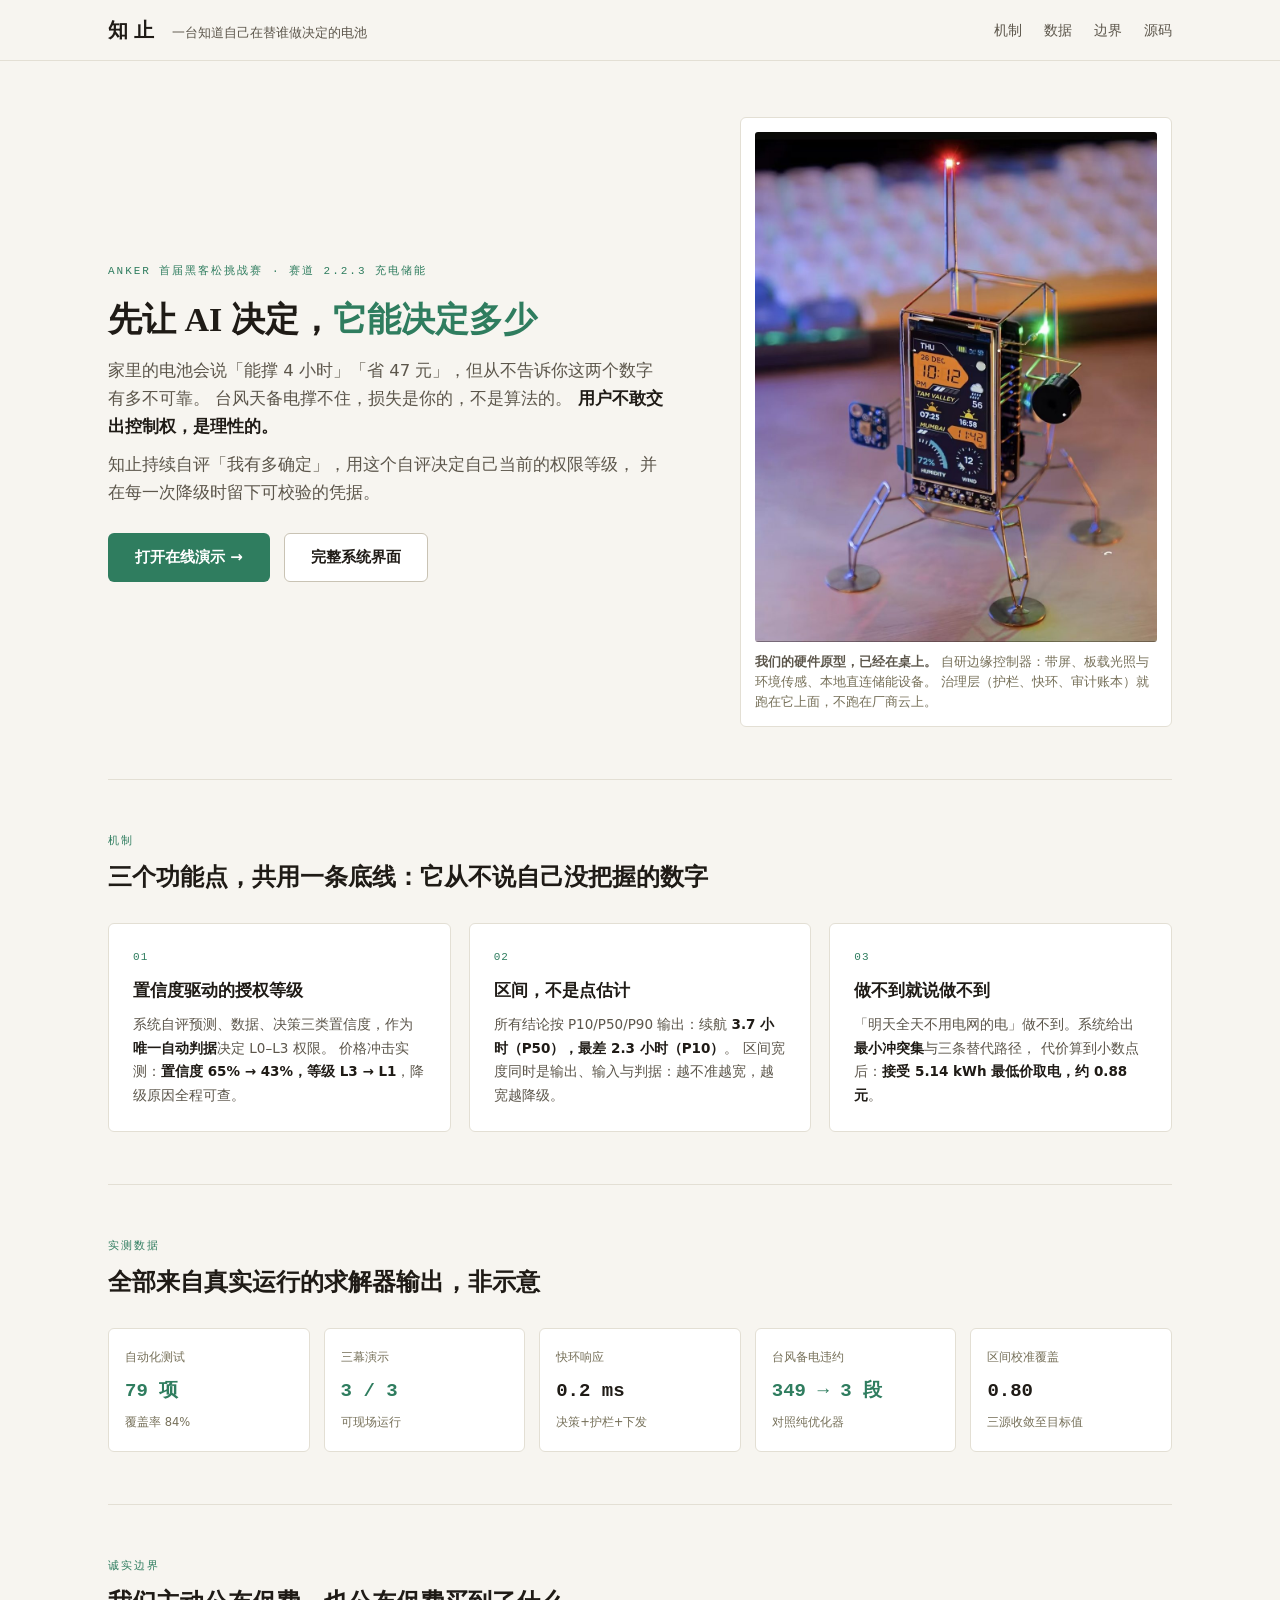
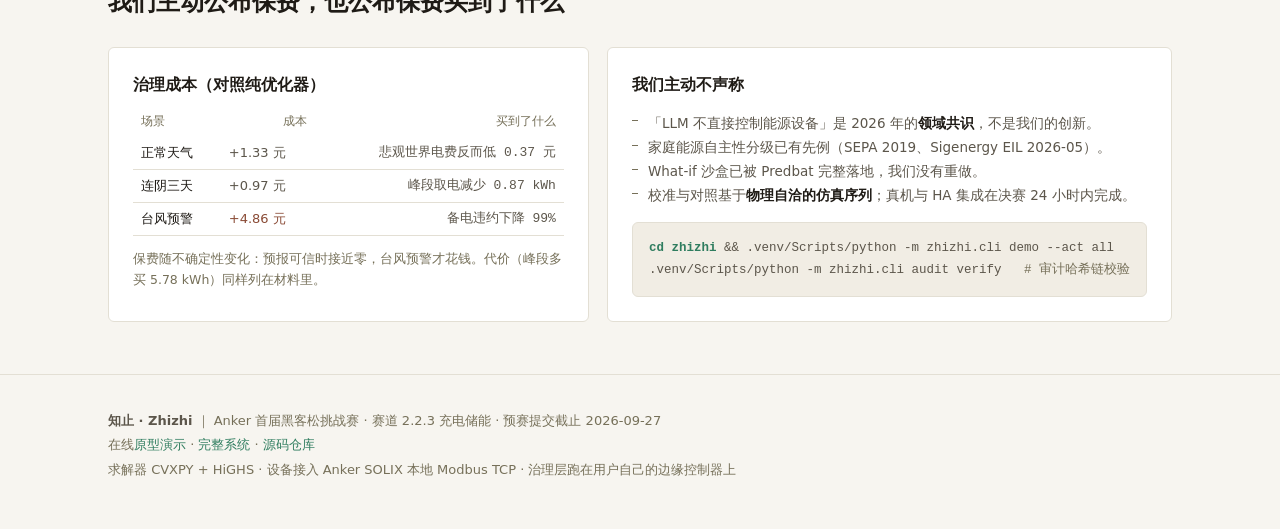
<file: index.html>
<!DOCTYPE html>
<html lang="zh-CN">
<head>
<meta charset="UTF-8">
<meta name="viewport" content="width=device-width, initial-scale=1.0">
<title>知止 · 一台知道自己在替谁做决定的电池</title>
<meta name="description" content="Anker 首届黑客松挑战赛 · 赛道 2.2.3 充电储能 —— 知止：给家庭能源 AI 装上可验证的刹车与凭据。">
<style>
  /* =====================================================================
     知止 · 落地页（纸墨编辑风）
     依据：产品生态图谱《01-UI视觉设计 A 规格》+《风格库深挖 01-极简风》
     主风格：极简（白纸墨字）≥70%；点缀：衬线中文标题（国风 ≤30%）
     色相 ≤3：墨（中性）/ 墨绿（强调）/ 金褐（次强调，仅数据表）
     ===================================================================== */
  :root{
    --bg:#F7F5F0;          /* 暖纸白 */
    --paper:#FFFFFF;       /* 卡片白 */
    --surface-2:#F1EDE4;   /* 浅纸灰 */
    --line:#E3DFD4;        /* 淡墨线 */
    --line-strong:#C9C3B4;
    --ink:#1F1B16;         /* 浓墨 */
    --ink-2:#5C564B;       /* 次墨 */
    --ink-3:#767059;       /* 淡墨（辅助小字） */
    --green:#2F7D5F;       /* 墨绿：唯一强调色 */
    --green-dim:#EAF2EE;   /* 墨绿浅底 */
    --brown:#8A4B36;       /* 金褐：次强调（仅用于代价/警示数字） */
    --serif:"Noto Serif SC","Source Han Serif SC","STSong","SimSun",serif;
    --sans:system-ui,-apple-system,"Segoe UI","PingFang SC","Hiragino Sans GB","Microsoft YaHei",sans-serif;
    --mono:ui-monospace,"Cascadia Mono",Consolas,"Liberation Mono",monospace;
  }
  *{box-sizing:border-box;margin:0;padding:0}
  html{scroll-behavior:smooth}
  body{
    background:var(--bg);color:var(--ink);font-family:var(--sans);
    font-size:16px;line-height:1.7;-webkit-font-smoothing:antialiased;
  }
  .wrap{max-width:1120px;margin:0 auto;padding:0 28px}

  /* ---- 顶栏 ---- */
  header{border-bottom:1px solid var(--line);background:var(--bg)}
  .bar{display:flex;align-items:center;justify-content:space-between;gap:20px;height:60px}
  .brand{display:flex;align-items:baseline;gap:12px}
  .brand h1{font-family:var(--serif);font-size:20px;font-weight:600;letter-spacing:.3em}
  .brand .tag{font-size:12.5px;color:var(--ink-2)}
  .bar nav{display:flex;gap:22px;font-size:13.5px}
  .bar nav a{color:var(--ink-2);text-decoration:none}
  .bar nav a:hover{color:var(--green)}

  /* ---- 首屏：痛点 + 硬件 + 演示入口 ---- */
  .hero{display:grid;grid-template-columns:1.15fr .85fr;gap:48px;padding:56px 0 52px;align-items:center}
  .kicker{font-family:var(--mono);font-size:11px;letter-spacing:.18em;color:var(--green);margin-bottom:16px}
  .hero h2{font-family:var(--serif);font-size:34px;font-weight:600;line-height:1.35;margin-bottom:14px}
  .hero h2 em{font-style:normal;color:var(--green)}
  .pain{font-size:16.5px;color:var(--ink-2);max-width:560px;margin-bottom:10px}
  .pain b{color:var(--ink);font-weight:600}
  .cta{display:flex;gap:14px;margin-top:26px;flex-wrap:wrap}
  .btn{display:inline-block;padding:11px 26px;border-radius:6px;font-size:15px;font-weight:600;text-decoration:none;border:1px solid transparent}
  .btn.primary{background:var(--green);color:#fff}
  .btn.primary:hover{background:#276A50}
  .btn.ghost{background:var(--paper);color:var(--ink);border-color:var(--line-strong)}
  .btn.ghost:hover{border-color:var(--ink-2)}
  .fig{background:var(--paper);border:1px solid var(--line);border-radius:6px;padding:14px}
  .fig img{display:block;width:100%;height:auto;border-radius:3px}
  .fig figcaption{font-size:12.5px;color:var(--ink-3);margin-top:10px;line-height:1.6}
  .fig figcaption b{color:var(--ink-2);font-weight:600}

  /* ---- 区块通用 ---- */
  section{padding:52px 0;border-top:1px solid var(--line)}
  .sec-head{margin-bottom:28px}
  .sec-head .kicker{margin-bottom:10px}
  .sec-head h3{font-family:var(--serif);font-size:24px;font-weight:600;line-height:1.4}
  .sec-head p{color:var(--ink-2);font-size:14.5px;margin-top:6px;max-width:720px}

  /* ---- 三个机制 ---- */
  .mech{display:grid;grid-template-columns:repeat(3,1fr);gap:18px}
  .mech .card{background:var(--paper);border:1px solid var(--line);border-radius:6px;padding:24px}
  .mech .no{font-family:var(--mono);font-size:11px;letter-spacing:.1em;color:var(--green);margin-bottom:12px}
  .mech h4{font-size:17px;font-weight:600;margin-bottom:10px;line-height:1.45}
  .mech p{font-size:13.5px;color:var(--ink-2);line-height:1.75}
  .mech p b{color:var(--ink);font-weight:600}

  /* ---- 数据条 ---- */
  .facts{display:grid;grid-template-columns:repeat(5,1fr);gap:14px}
  .fact{background:var(--paper);border:1px solid var(--line);border-radius:6px;padding:18px 16px}
  .fact .k{font-size:12px;color:var(--ink-3);margin-bottom:8px}
  .fact .v{font-family:var(--mono);font-size:19px;font-weight:700;color:var(--ink)}
  .fact .v.g{color:var(--green)}
  .fact .s{font-size:11.5px;color:var(--ink-3);margin-top:6px}

  /* ---- 诚实边界 ---- */
  .ledger{display:grid;grid-template-columns:1fr 1fr;gap:18px}
  .ledger .card{background:var(--paper);border:1px solid var(--line);border-radius:6px;padding:24px}
  .ledger h4{font-size:15.5px;font-weight:600;margin-bottom:12px}
  .ledger ul{list-style:none}
  .ledger li{font-size:13.5px;color:var(--ink-2);line-height:1.8;padding-left:16px;position:relative}
  .ledger li::before{content:"";position:absolute;left:0;top:.72em;width:6px;height:1px;background:var(--ink-3)}
  .ledger li b{color:var(--ink);font-weight:600}
  .ledger .cost td{font-size:13px;padding:5px 8px;border-bottom:1px solid var(--line);color:var(--ink-2)}
  .ledger .cost td:first-child{color:var(--ink)}
  .ledger .cost td:last-child,.ledger .cost td:nth-child(3){font-family:var(--mono);text-align:right}
  .ledger .cost th{font-size:12px;color:var(--ink-3);text-align:left;padding:0 8px 6px;font-weight:400}
  .ledger .cost th:nth-child(2),.ledger .cost th:nth-child(3){text-align:right}
  pre.cmd{
    margin-top:14px;background:var(--surface-2);border:1px solid var(--line);border-radius:6px;
    padding:14px 16px;font-family:var(--mono);font-size:12.5px;color:var(--ink-2);
    overflow-x:auto;line-height:1.8;
  }
  pre.cmd b{color:var(--green);font-weight:600}

  /* ---- 页脚 ---- */
  footer{border-top:1px solid var(--line);padding:34px 0 46px;font-size:13px;color:var(--ink-3);line-height:1.9}
  footer b{color:var(--ink-2);font-weight:600}
  footer a{color:var(--green);text-decoration:none}
  footer a:hover{text-decoration:underline}

  @media(max-width:900px){
    .hero{grid-template-columns:1fr;gap:30px;padding:40px 0}
    .hero h2{font-size:27px}
    .mech,.ledger{grid-template-columns:1fr}
    .facts{grid-template-columns:repeat(2,1fr)}
    .bar nav{display:none}
  }
</style>
</head>
<body>

<header>
  <div class="wrap bar">
    <div class="brand"><h1>知止</h1><span class="tag">一台知道自己在替谁做决定的电池</span></div>
    <nav>
      <a href="#mech">机制</a><a href="#facts">数据</a><a href="#edge">边界</a>
      <a href="https://github.com/13120740298z-lang/zhizhi">源码</a>
    </nav>
  </div>
</header>

<div class="wrap">

  <!-- ① 痛点 ② 硬件 ③ 演示入口：评委首屏 -->
  <div class="hero">
    <div>
      <div class="kicker">ANKER 首届黑客松挑战赛 · 赛道 2.2.3 充电储能</div>
      <h2>先让 AI 决定，<em>它能决定多少</em></h2>
      <p class="pain">
        家里的电池会说「能撑 4 小时」「省 47 元」，但从不告诉你这两个数字有多不可靠。
        台风天备电撑不住，损失是你的，不是算法的。
        <b>用户不敢交出控制权，是理性的。</b>
      </p>
      <p class="pain">
        知止持续自评「我有多确定」，用这个自评决定自己当前的权限等级，
        并在每一次降级时留下可校验的凭据。
      </p>
      <div class="cta">
        <a class="btn primary" href="./prototype/">打开在线演示 →</a>
        <a class="btn ghost" href="./system/">完整系统界面</a>
      </div>
    </div>
    <figure class="fig">
      <img src="./assets/hardware.jpg" alt="知止边缘控制器硬件原型">
      <figcaption><b>我们的硬件原型，已经在桌上。</b>
        自研边缘控制器：带屏、板载光照与环境传感、本地直连储能设备。
        治理层（护栏、快环、审计账本）就跑在它上面，不跑在厂商云上。</figcaption>
    </figure>
  </div>

  <!-- ④ 三个机制 -->
  <section id="mech">
    <div class="sec-head">
      <div class="kicker">机制</div>
      <h3>三个功能点，共用一条底线：它从不说自己没把握的数字</h3>
    </div>
    <div class="mech">
      <div class="card">
        <div class="no">01</div>
        <h4>置信度驱动的授权等级</h4>
        <p>系统自评预测、数据、决策三类置信度，作为<b>唯一自动判据</b>决定 L0–L3 权限。
           价格冲击实测：<b>置信度 65% → 43%，等级 L3 → L1</b>，降级原因全程可查。</p>
      </div>
      <div class="card">
        <div class="no">02</div>
        <h4>区间，不是点估计</h4>
        <p>所有结论按 P10/P50/P90 输出：续航 <b>3.7 小时（P50），最差 2.3 小时（P10）</b>。
           区间宽度同时是输出、输入与判据：越不准越宽，越宽越降级。</p>
      </div>
      <div class="card">
        <div class="no">03</div>
        <h4>做不到就说做不到</h4>
        <p>「明天全天不用电网的电」做不到。系统给出<b>最小冲突集</b>与三条替代路径，
           代价算到小数点后：<b>接受 5.14 kWh 最低价取电，约 0.88 元</b>。</p>
      </div>
    </div>
  </section>

  <!-- ⑤ 数据 -->
  <section id="facts">
    <div class="sec-head">
      <div class="kicker">实测数据</div>
      <h3>全部来自真实运行的求解器输出，非示意</h3>
    </div>
    <div class="facts">
      <div class="fact"><div class="k">自动化测试</div><div class="v g">79 项</div><div class="s">覆盖率 84%</div></div>
      <div class="fact"><div class="k">三幕演示</div><div class="v g">3 / 3</div><div class="s">可现场运行</div></div>
      <div class="fact"><div class="k">快环响应</div><div class="v">0.2 ms</div><div class="s">决策+护栏+下发</div></div>
      <div class="fact"><div class="k">台风备电违约</div><div class="v g">349 → 3 段</div><div class="s">对照纯优化器</div></div>
      <div class="fact"><div class="k">区间校准覆盖</div><div class="v">0.80</div><div class="s">三源收敛至目标值</div></div>
    </div>
  </section>

  <!-- ⑥ 边界 -->
  <section id="edge">
    <div class="sec-head">
      <div class="kicker">诚实边界</div>
      <h3>我们主动公布保费，也公布保费买到了什么</h3>
    </div>
    <div class="ledger">
      <div class="card">
        <h4>治理成本（对照纯优化器）</h4>
        <table class="cost" style="width:100%;border-collapse:collapse">
          <tr><th>场景</th><th>成本</th><th>买到了什么</th></tr>
          <tr><td>正常天气</td><td>+1.33 元</td><td>悲观世界电费反而低 0.37 元</td></tr>
          <tr><td>连阴三天</td><td>+0.97 元</td><td>峰段取电减少 0.87 kWh</td></tr>
          <tr><td>台风预警</td><td style="color:var(--brown)">+4.86 元</td><td>备电违约下降 99%</td></tr>
        </table>
        <p style="font-size:12.5px;color:var(--ink-3);margin-top:12px">
          保费随不确定性变化：预报可信时接近零，台风预警才花钱。代价（峰段多买 5.78 kWh）同样列在材料里。</p>
      </div>
      <div class="card">
        <h4>我们主动不声称</h4>
        <ul>
          <li>「LLM 不直接控制能源设备」是 2026 年的<b>领域共识</b>，不是我们的创新。</li>
          <li>家庭能源自主性分级已有先例（SEPA 2019、Sigenergy EIL 2026-05）。</li>
          <li>What-if 沙盒已被 Predbat 完整落地，我们没有重做。</li>
          <li>校准与对照基于<b>物理自洽的仿真序列</b>；真机与 HA 集成在决赛 24 小时内完成。</li>
        </ul>
        <pre class="cmd"><b>cd zhizhi</b> &amp;&amp; .venv/Scripts/python -m zhizhi.cli demo --act all
.venv/Scripts/python -m zhizhi.cli audit verify   <span style="color:var(--ink-3)"># 审计哈希链校验</span></pre>
      </div>
    </div>
  </section>

</div>

<footer>
  <div class="wrap">
    <b>知止 · Zhizhi</b> ｜ Anker 首届黑客松挑战赛 · 赛道 2.2.3 充电储能 · 预赛提交截止 2026-09-27<br>
    在线<a href="./prototype/">原型演示</a> · <a href="./system/">完整系统</a> ·
    <a href="https://github.com/13120740298z-lang/zhizhi">源码仓库</a><br>
    求解器 CVXPY + HiGHS · 设备接入 Anker SOLIX 本地 Modbus TCP · 治理层跑在用户自己的边缘控制器上
  </div>
</footer>

</body>
</html>
</file>
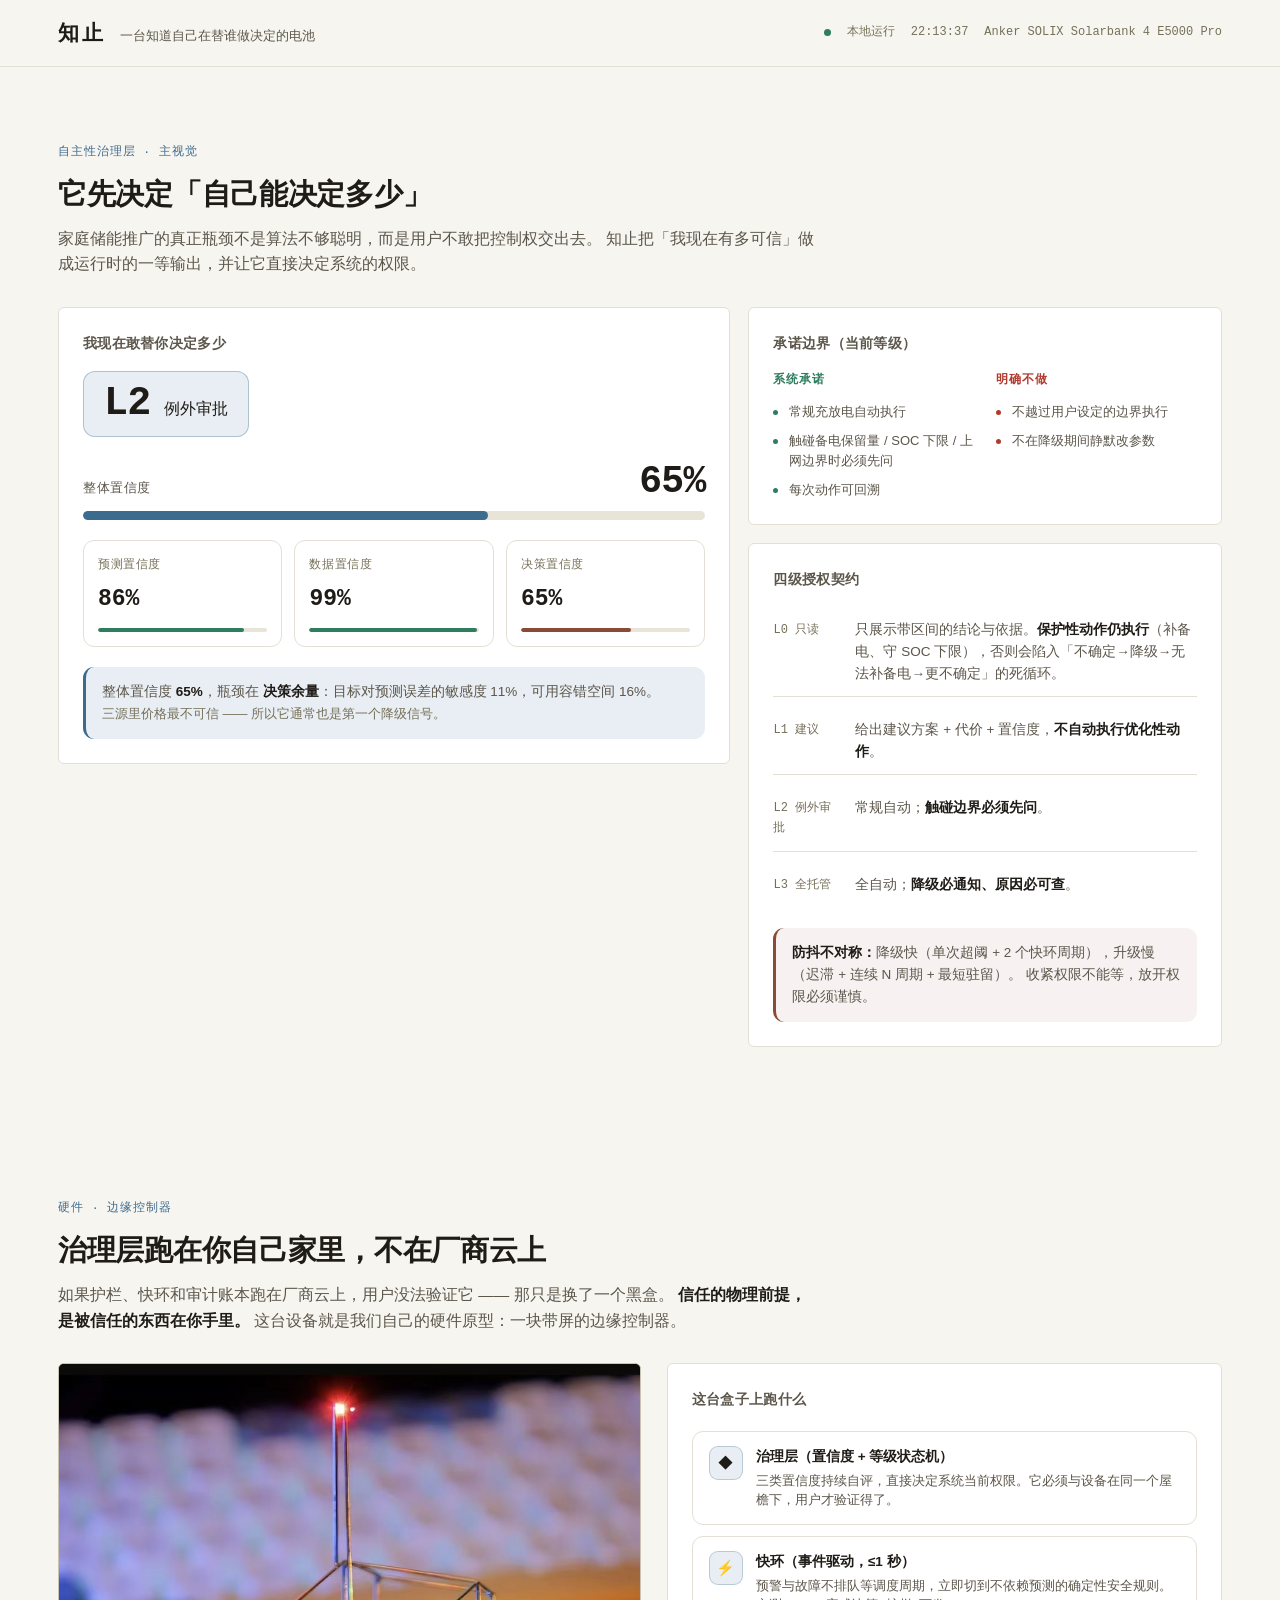
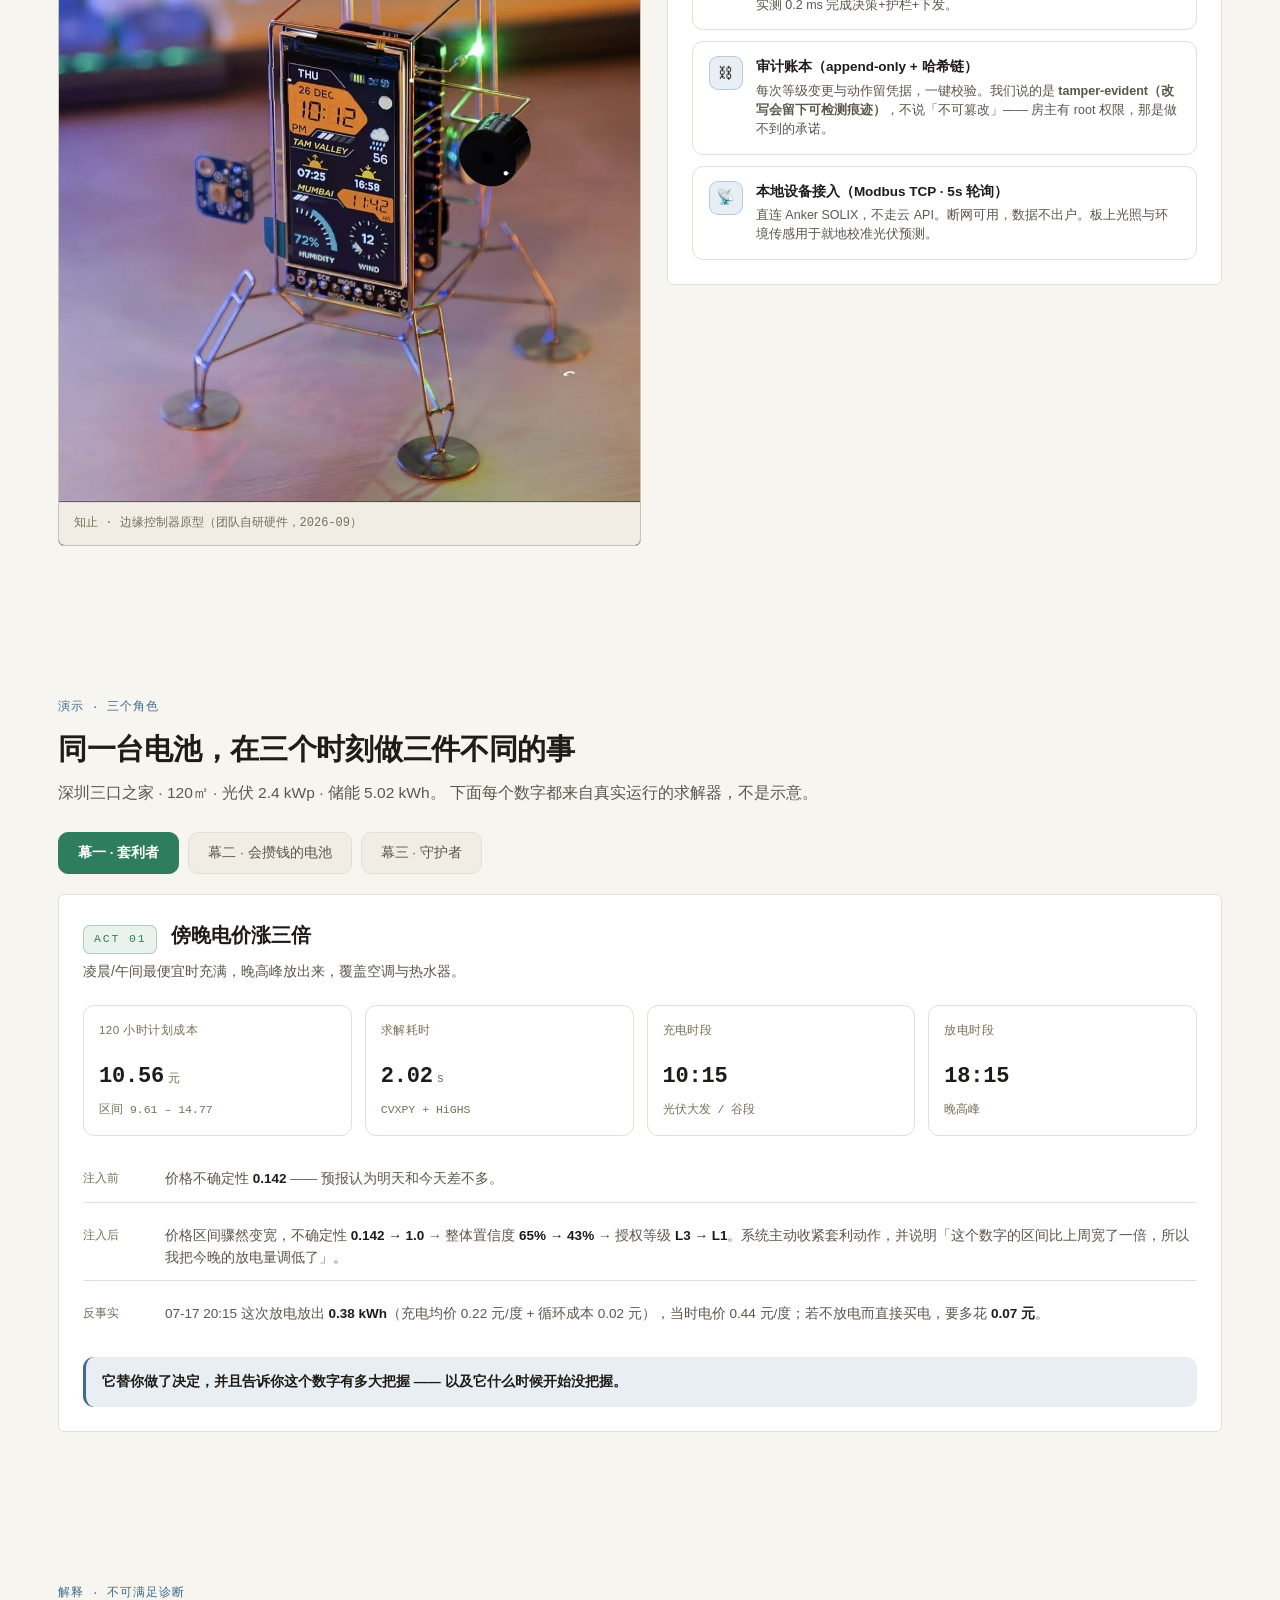
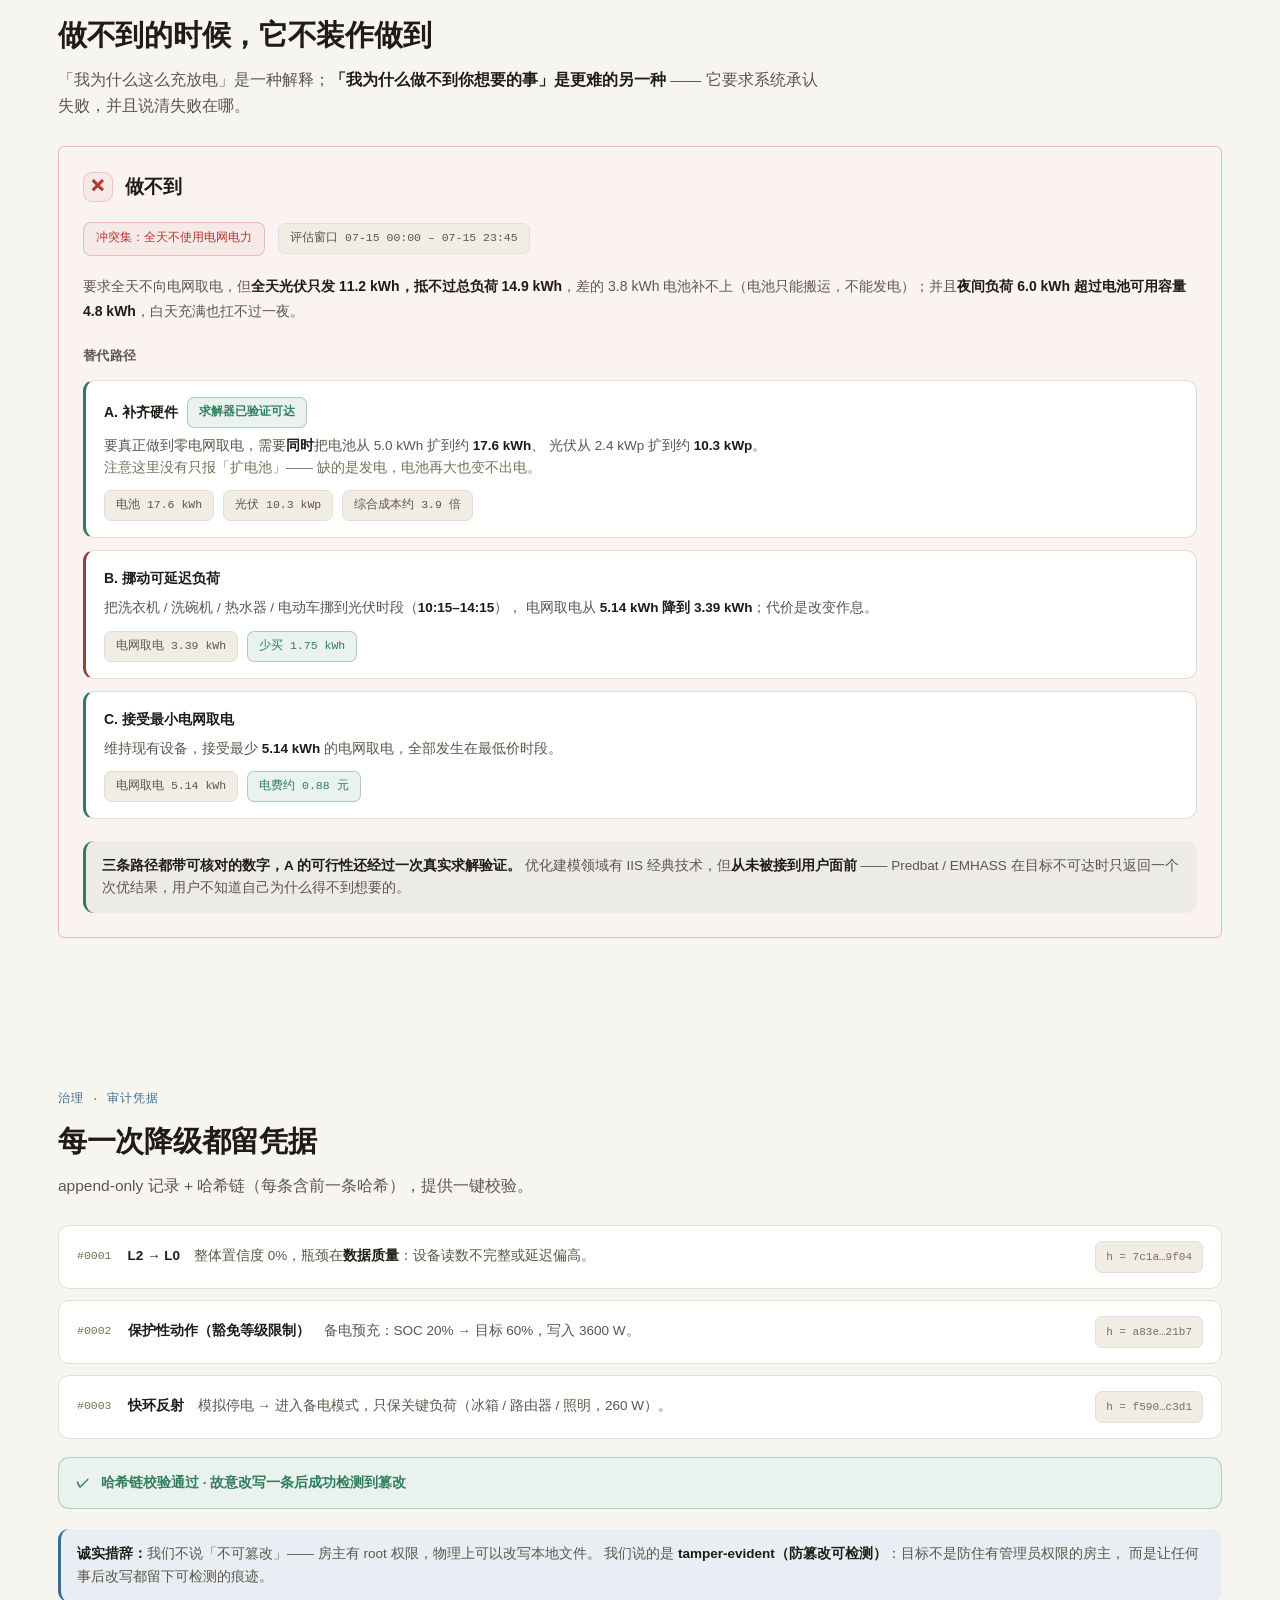
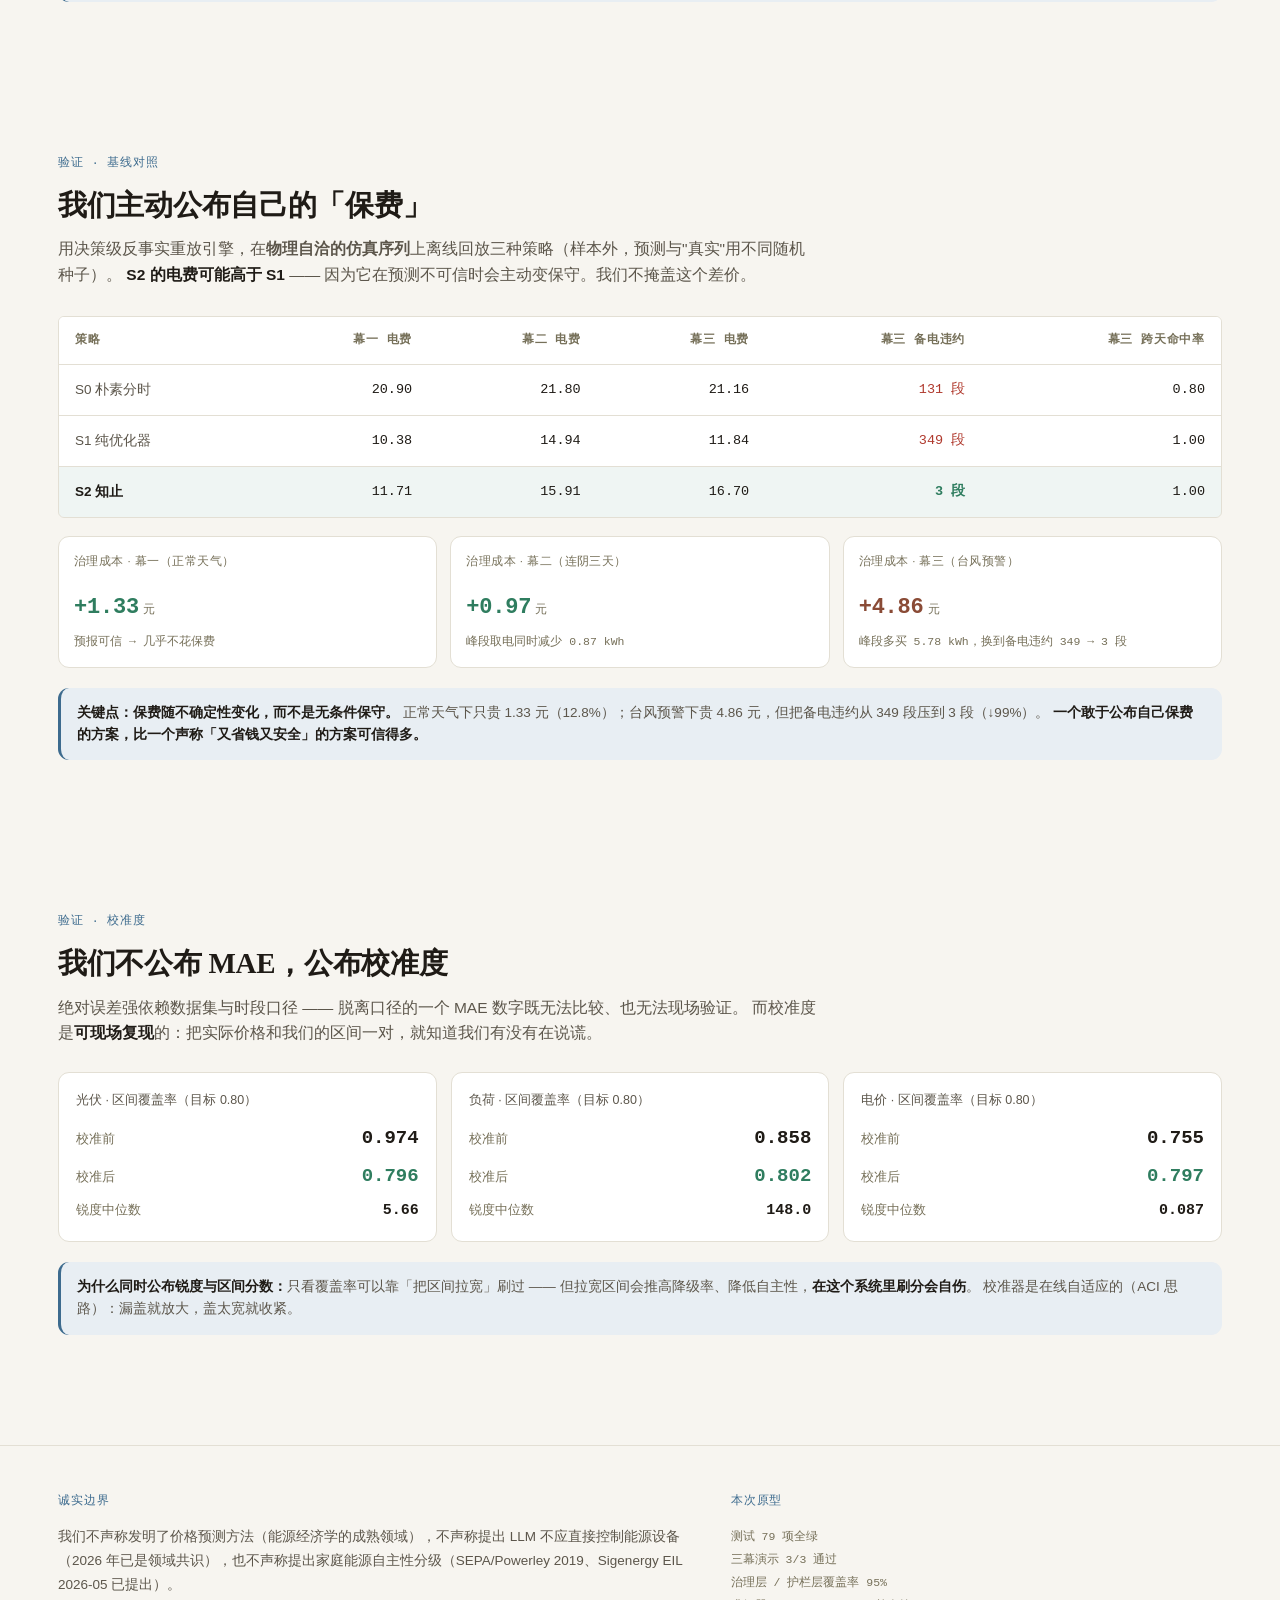
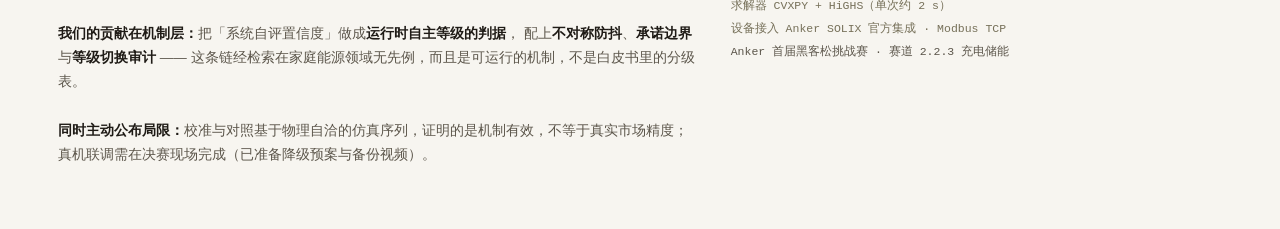
<file: prototype/index.html>
<!DOCTYPE html>
<html lang="zh-CN"><script>document.documentElement.classList.add('js')</script>
<head>
<meta charset="UTF-8">
<meta name="viewport" content="width=device-width, initial-scale=1.0">
<title>知止 · 一台知道自己在替谁做决定的电池</title>
<style>
/* =====================================================================
   知止 · 预赛原型（单文件 · 零依赖 · 断网可用）
   设计口径：像仪表盘，不像宣传页 —— 因为产品本身就是一块仪表盘。
   ===================================================================== */

:root{
  --bg:#F7F5F0;
  --bg-2:#FFFFFF;
  --surface:#FFFFFF;
  --surface-2:#F1EDE4;
  --line:#E3DFD4;
  --line-strong:#C9C3B4;
  --ink:#1F1B16;
  --ink-2:#5C564B;
  --ink-3:#767059;
  --safe:#2F7D5F;
  --safe-dim:#EAF2EE;
  --sky:#3D6B8E;
  --sky-dim:#E8EEF3;
  --warn:#8A4B36;
  --warn-dim:#F4EAE5;
  --danger:#B03A2E;
  --danger-dim:#F7E9E7;
  --violet:#5E548E;
  --radius:6px;
  --serif:"Noto Serif SC","Source Han Serif SC","STSong","SimSun",serif;
  --mono:ui-monospace,"SF Mono","Cascadia Mono","JetBrains Mono",Consolas,"Liberation Mono",monospace;
  --sans:-apple-system,BlinkMacSystemFont,"Segoe UI","PingFang SC","Hiragino Sans GB","Microsoft YaHei",sans-serif;
}

*{box-sizing:border-box;margin:0;padding:0}
html{scroll-behavior:smooth}
body{
  background:var(--bg);
  color:var(--ink);
  font-family:var(--sans);
  font-size:15px;
  line-height:1.65;
  -webkit-font-smoothing:antialiased;
  overflow-x:hidden;
}
/* 极轻的顶光，给深色面板一点纵深 */
body::before{
  content:none;
}
.wrap{position:relative;z-index:1;max-width:1220px;margin:0 auto;padding:0 28px}

/* ---------------------------------------------------------------- 顶栏 */
header{
  position:sticky;top:0;z-index:50;
  background:rgba(247,245,240,.96);
  border-bottom:1px solid var(--line);
}
.bar{display:flex;align-items:center;justify-content:space-between;gap:20px;height:66px}
.brand{display:flex;align-items:baseline;gap:13px;min-width:0}
.brand h1{font-size:21px;letter-spacing:.16em;font-weight:600}
.brand .tag{font-size:12.5px;color:var(--ink-2);white-space:nowrap;overflow:hidden;text-overflow:ellipsis}
.meta{display:flex;align-items:center;gap:16px;font-size:12px;color:var(--ink-3);font-family:var(--mono);white-space:nowrap}
.dot{width:7px;height:7px;border-radius:50%;background:var(--safe);animation:pulse 2.6s ease-in-out infinite}
@keyframes pulse{0%,100%{opacity:1}50%{opacity:.45}}

/* ---------------------------------------------------------------- 通用 */
section{padding:76px 0;scroll-margin-top:78px}
.eyebrow{
  font-size:11.5px;letter-spacing:.08em;text-transform:uppercase;
  color:var(--sky);font-family:var(--mono);margin-bottom:14px;
}
h2{font-family:var(--serif);font-size:29px;font-weight:600;letter-spacing:-.01em;margin-bottom:12px;line-height:1.3}
.lede{color:var(--ink-2);max-width:760px;font-size:15.5px}
.card{
  background:var(--surface);border:1px solid var(--line);
  border-radius:var(--radius);padding:24px;
}
.card h3{font-size:14px;font-weight:600;color:var(--ink-2);letter-spacing:.02em;margin-bottom:16px}
.grid{display:grid;gap:18px}
.mono{font-family:var(--mono);font-variant-numeric:tabular-nums}
.hl{color:var(--ink);font-weight:600}
.strong-safe{color:var(--safe)}
.strong-warn{color:var(--warn)}
.strong-danger{color:var(--danger)}
.rule{height:1px;background:var(--line);margin:34px 0}

/* 滚动显现 */
.js .reveal{opacity:0;transform:translateY(16px);transition:opacity .7s cubic-bezier(.2,.7,.3,1),transform .7s cubic-bezier(.2,.7,.3,1)}
.reveal.in{opacity:1;transform:none}

/* ---------------------------------------------------------- 授权等级 hero */
.hero{display:grid;grid-template-columns:1.42fr 1fr;gap:18px;align-items:start}
.level-badge{
  display:inline-flex;align-items:baseline;gap:14px;
  padding:12px 20px;border-radius:12px;
  background:var(--sky-dim);border:1px solid rgba(61,107,142,.34);
}
.level-badge .n{font-size:40px;font-weight:700;letter-spacing:-.02em;line-height:1;font-family:var(--mono)}
.level-badge .t{font-size:16px;color:var(--ink)}
.conf-head{display:flex;align-items:baseline;justify-content:space-between;margin:26px 0 10px}
.conf-head .k{font-size:12.5px;color:var(--ink-2);letter-spacing:.04em}
.conf-head .v{font-size:38px;font-weight:700;font-family:var(--mono);letter-spacing:-.02em;line-height:1}
.track{height:9px;border-radius:99px;background:#E9E4D8;overflow:hidden;position:relative}
.track > i{display:block;height:100%;border-radius:99px;width:0;transition:width 1.25s cubic-bezier(.2,.8,.25,1)}
.parts{display:grid;grid-template-columns:repeat(3,1fr);gap:12px;margin-top:20px}
.part{background:#FFFFFF;border:1px solid var(--line);border-radius:11px;padding:14px}
.part .k{font-size:11.5px;color:var(--ink-3);letter-spacing:.05em;margin-bottom:7px}
.part .v{font-size:23px;font-weight:700;font-family:var(--mono);margin-bottom:9px}
.part .track{height:4px}
.note{
  margin-top:20px;padding:14px 16px;border-radius:11px;font-size:13.5px;color:var(--ink-2);
  background:#E8EEF3;border-left:3px solid var(--sky);
}
.note b{color:var(--ink);font-weight:600}

.boundary{display:grid;grid-template-columns:1fr 1fr;gap:22px}
.boundary h4{font-size:12px;letter-spacing:.08em;margin-bottom:11px;font-family:var(--mono)}
.boundary ul{list-style:none;display:grid;gap:9px}
.boundary li{font-size:13px;color:var(--ink-2);padding-left:16px;position:relative;line-height:1.55}
.boundary li::before{content:"";position:absolute;left:0;top:8px;width:5px;height:5px;border-radius:50%}
.promise h4{color:var(--safe)} .promise li::before{background:var(--safe)}
.refuse h4{color:var(--danger)} .refuse li::before{background:var(--danger)}

/* ---------------------------------------------------------------- 硬件 */
.hw{display:grid;grid-template-columns:1.05fr 1fr;gap:26px;align-items:start}
.hw-shot{
  border-radius:var(--radius);overflow:hidden;border:1px solid var(--line-strong);
  background:#000;position:relative;
}
.hw-shot img{display:block;width:100%;height:auto}
.hw-shot figcaption{
  padding:11px 15px;font-size:12px;color:var(--ink-3);font-family:var(--mono);
  border-top:1px solid var(--line);background:#F1EDE4;
}
.hw-list{display:grid;gap:11px;margin-top:20px}
.hw-item{
  display:flex;gap:13px;padding:14px 16px;border-radius:11px;
  background:#FFFFFF;border:1px solid var(--line);
}
.hw-item .ico{
  flex:0 0 34px;height:34px;border-radius:9px;display:grid;place-items:center;
  font-size:15px;background:var(--sky-dim);border:1px solid rgba(61,107,142,.28);
}
.hw-item .body{min-width:0}
.hw-item .t{font-size:13.5px;font-weight:600;margin-bottom:3px}
.hw-item .d{font-size:12.5px;color:var(--ink-2);line-height:1.55}

/* ---------------------------------------------------------------- 三幕 */
.acts-tabs{display:flex;gap:9px;flex-wrap:wrap;margin-bottom:20px}
.tab{
  appearance:none;cursor:pointer;font-family:inherit;font-size:13.5px;
  padding:11px 19px;border-radius:10px;color:var(--ink-2);
  background:#F1EDE4;border:1px solid var(--line);
  transition:.22s ease;
}
.tab:hover{color:var(--ink);border-color:var(--line-strong);background:#E9E4D8}
.tab[aria-selected="true"]{
  color:#FFFFFF;background:var(--safe);border-color:var(--safe);font-weight:650;
}
.act{display:none}
.act.on{display:block;animation:fade .45s ease}
@keyframes fade{from{opacity:0;transform:translateY(9px)}to{opacity:1;transform:none}}
@media (prefers-reduced-motion: reduce){*{animation:none!important;transition:none!important;scroll-behavior:auto!important}.js .reveal{opacity:1;transform:none}}
.act-head{display:flex;align-items:baseline;gap:14px;flex-wrap:wrap;margin-bottom:6px}
.act-head .no{
  font-family:var(--mono);font-size:11.5px;letter-spacing:.16em;color:var(--safe);
  border:1px solid rgba(47,125,95,.32);background:var(--safe-dim);
  padding:4px 10px;border-radius:7px;
}
.act-head .nm{font-size:20px;font-weight:600}
.act-sub{color:var(--ink-2);font-size:14px;margin-bottom:22px}
.metrics{display:grid;grid-template-columns:repeat(4,1fr);gap:13px;margin-bottom:20px}
.metric{background:#FFFFFF;border:1px solid var(--line);border-radius:11px;padding:15px}
.metric .k{font-size:11.5px;color:var(--ink-3);letter-spacing:.04em;margin-bottom:8px;min-height:30px}
.metric .v{font-size:22px;font-weight:700;font-family:var(--mono);letter-spacing:-.01em}
.metric .v small{font-size:12px;font-weight:500;color:var(--ink-3);margin-left:4px}
.metric .u{font-size:11.5px;color:var(--ink-3);margin-top:6px;font-family:var(--mono)}
.timeline{display:grid;gap:10px}
.tl{display:flex;gap:14px;font-size:13.5px;padding:12px 0;border-bottom:1px solid var(--line)}
.tl:last-child{border-bottom:0}
.tl .t{flex:0 0 68px;font-family:var(--mono);font-size:12px;color:var(--ink-3);padding-top:2px}
.tl .b{color:var(--ink-2);line-height:1.6}
.tl .b b{color:var(--ink);font-weight:600}

/* ---------------------------------------------------------------- 诊断 */
.diag{border:1px solid rgba(176,58,46,.3);background:#FBF3F1}
.diag-title{display:flex;align-items:center;gap:12px;font-size:19px;font-weight:650;margin-bottom:8px}
.diag-x{
  width:30px;height:30px;border-radius:9px;display:grid;place-items:center;
  background:var(--danger-dim);border:1px solid rgba(248,113,113,.34);color:var(--danger);font-size:16px;
}
.chip{
  display:inline-block;font-family:var(--mono);font-size:12px;padding:6px 12px;border-radius:8px;
  background:#F7E9E7;border:1px solid rgba(176,58,46,.26);color:var(--danger);margin:12px 0;
}
.window-chip{
  display:inline-block;font-family:var(--mono);font-size:11.5px;padding:5px 11px;border-radius:7px;
  background:#F1EDE4;border:1px solid var(--line);color:var(--ink-2);margin-left:9px;
}
.why{font-size:14px;color:var(--ink-2);line-height:1.75;margin:6px 0 22px}
.why b{color:var(--ink);font-weight:600}
.alts{display:grid;gap:12px}
.alt{
  padding:16px 18px;border-radius:11px;background:#FFFFFF;
  border:1px solid var(--line);border-left:3px solid var(--ink-3);
}
.alt.ok{border-left-color:var(--safe)}
.alt.partial{border-left-color:var(--warn)}
.alt .nm{font-size:14px;font-weight:650;margin-bottom:7px;display:flex;align-items:center;gap:9px;flex-wrap:wrap}
.alt .desc{font-size:13.5px;color:var(--ink-2);line-height:1.65}
.alt .desc b{color:var(--ink);font-weight:600}
.alt .cost{margin-top:11px;display:flex;gap:9px;flex-wrap:wrap}
.pill{
  font-family:var(--mono);font-size:11.5px;padding:5px 11px;border-radius:7px;
  background:#F1EDE4;border:1px solid var(--line);color:var(--ink-2);
}
.badge-ok{background:var(--safe-dim);border-color:rgba(47,125,95,.32);color:var(--safe)}
.badge-warn{background:var(--warn-dim);border-color:rgba(138,75,54,.34);color:var(--warn)}

/* ---------------------------------------------------------------- 审计 */
.chain{display:grid;gap:0}
.link{
  display:grid;grid-template-columns:auto 1fr auto;gap:16px;align-items:center;
  padding:15px 18px;border:1px solid var(--line);border-radius:11px;background:#FFFFFF;
}
.link + .link{margin-top:11px}
.link .idx{font-family:var(--mono);font-size:11.5px;color:var(--ink-3)}
.link .txt{font-size:13.5px;color:var(--ink-2);line-height:1.55}
.link .txt b{color:var(--ink);font-weight:600}
.hash{
  font-family:var(--mono);font-size:11px;color:var(--ink-3);
  background:#F1EDE4;border:1px solid var(--line);border-radius:7px;padding:6px 10px;white-space:nowrap;
}
.verify-ok{
  display:flex;align-items:center;gap:11px;margin-top:18px;padding:14px 17px;border-radius:11px;
  background:var(--safe-dim);border:1px solid rgba(47,125,95,.32);color:var(--safe);font-size:13.5px;font-weight:600;
}

/* ---------------------------------------------------------------- 对照表 */
.table-wrap{overflow-x:auto;border:1px solid var(--line);border-radius:var(--radius);background:var(--surface)}
table{width:100%;border-collapse:collapse;font-size:13.5px;min-width:720px}
th,td{padding:14px 16px;text-align:right;border-bottom:1px solid var(--line);white-space:nowrap}
th:first-child,td:first-child{text-align:left}
thead th{
  font-size:11.5px;letter-spacing:.07em;color:var(--ink-3);font-weight:600;
  background:#FFFFFF;text-transform:uppercase;font-family:var(--mono);
}
tbody tr:last-child td{border-bottom:0}
tbody td{font-family:var(--mono);font-variant-numeric:tabular-nums}
tbody td:first-child{font-family:var(--sans);color:var(--ink-2)}
tr.s2 td{background:rgba(47,125,95,.075)}
tr.s2 td:first-child{color:var(--ink);font-weight:650}
.cell-bad{color:var(--danger)}
.cell-good{color:var(--safe);font-weight:650}

/* ---------------------------------------------------------------- 校准 */
.calib{display:grid;grid-template-columns:repeat(3,1fr);gap:14px}
.cal{background:#FFFFFF;border:1px solid var(--line);border-radius:11px;padding:17px}
.cal .k{font-size:12.5px;color:var(--ink-2);margin-bottom:12px}
.cal .row{display:flex;align-items:baseline;justify-content:space-between;font-family:var(--mono);font-size:12.5px;color:var(--ink-3);margin-top:7px}
.cal .row b{font-size:19px;color:var(--ink);font-weight:700}
.cal .row b.ok{color:var(--safe)}

/* ---------------------------------------------------------------- 页脚 */
footer{border-top:1px solid var(--line);padding:46px 0 62px;margin-top:34px}
.foot-grid{display:grid;grid-template-columns:1.3fr 1fr;gap:34px}
.honest{font-size:13.5px;color:var(--ink-2);line-height:1.8}
.honest b{color:var(--ink)}
.foot-meta{font-family:var(--mono);font-size:11.5px;color:var(--ink-3);line-height:2}

@media (max-width:1000px){
  .hero,.hw,.foot-grid{grid-template-columns:1fr}
  .metrics,.calib{grid-template-columns:repeat(2,1fr)}
  .parts{grid-template-columns:1fr}
  h2{font-size:24px}
  section{padding:56px 0}
  .wrap{padding:0 18px}
}
</style>
</head>
<body>

<header>
  <div class="wrap bar">
    <div class="brand">
      <h1>知止</h1>
      <span class="tag">一台知道自己在替谁做决定的电池</span>
    </div>
    <div class="meta">
      <span class="dot"></span>
      <span>本地运行</span>
      <span id="clock">--:--:--</span>
      <span>Anker SOLIX Solarbank 4 E5000 Pro</span>
    </div>
  </div>
</header>

<main class="wrap">

<!-- ============================================================ 授权等级 -->
<section id="hero" class="reveal">
  <div class="eyebrow">自主性治理层 · 主视觉</div>
  <h2>它先决定「自己能决定多少」</h2>
  <p class="lede">
    家庭储能推广的真正瓶颈不是算法不够聪明，而是用户不敢把控制权交出去。
    知止把「我现在有多可信」做成运行时的一等输出，并让它直接决定系统的权限。
  </p>

  <div class="grid hero" style="margin-top:30px">
    <div class="card">
      <h3>我现在敢替你决定多少</h3>
      <div class="level-badge">
        <span class="n" id="lv">L2</span>
        <span class="t" id="lv-name">例外审批</span>
      </div>

      <div class="conf-head">
        <span class="k">整体置信度</span>
        <span class="v" id="conf-total">0%</span>
      </div>
      <div class="track"><i id="bar-total" style="background:#3D6B8E"></i></div>

      <div class="parts">
        <div class="part">
          <div class="k">预测置信度</div>
          <div class="v" id="v-fc">0%</div>
          <div class="track"><i data-w="86" style="background:var(--safe)"></i></div>
        </div>
        <div class="part">
          <div class="k">数据置信度</div>
          <div class="v" id="v-data">0%</div>
          <div class="track"><i data-w="99" style="background:var(--safe)"></i></div>
        </div>
        <div class="part">
          <div class="k">决策置信度</div>
          <div class="v" id="v-dec">0%</div>
          <div class="track"><i data-w="65" style="background:var(--warn)"></i></div>
        </div>
      </div>

      <div class="note">
        整体置信度 <b>65%</b>，瓶颈在 <b>决策余量</b>：目标对预测误差的敏感度 11%，可用容错空间 16%。
        <br><span style="color:var(--ink-3);font-size:12.5px">
        三源里价格最不可信 —— 所以它通常也是第一个降级信号。</span>
      </div>
    </div>

    <div class="grid" style="grid-template-columns:1fr">
      <div class="card">
        <h3>承诺边界（当前等级）</h3>
        <div class="boundary">
          <div class="promise">
            <h4>系统承诺</h4>
            <ul>
              <li>常规充放电自动执行</li>
              <li>触碰备电保留量 / SOC 下限 / 上网边界时必须先问</li>
              <li>每次动作可回溯</li>
            </ul>
          </div>
          <div class="refuse">
            <h4>明确不做</h4>
            <ul>
              <li>不越过用户设定的边界执行</li>
              <li>不在降级期间静默改参数</li>
            </ul>
          </div>
        </div>
      </div>

      <div class="card">
        <h3>四级授权契约</h3>
        <div class="timeline">
          <div class="tl"><span class="t">L0 只读</span><span class="b">只展示带区间的结论与依据。<b>保护性动作仍执行</b>（补备电、守 SOC 下限），否则会陷入「不确定→降级→无法补备电→更不确定」的死循环。</span></div>
          <div class="tl"><span class="t">L1 建议</span><span class="b">给出建议方案 + 代价 + 置信度，<b>不自动执行优化性动作</b>。</span></div>
          <div class="tl"><span class="t">L2 例外审批</span><span class="b">常规自动；<b>触碰边界必须先问</b>。</span></div>
          <div class="tl"><span class="t">L3 全托管</span><span class="b">全自动；<b>降级必通知、原因必可查</b>。</span></div>
        </div>
        <div class="note" style="background:rgba(138,75,54,.07);border-left-color:var(--warn)">
          <b>防抖不对称：</b>降级快（单次超阈 + 2 个快环周期），升级慢（迟滞 + 连续 N 周期 + 最短驻留）。
          收紧权限不能等，放开权限必须谨慎。
        </div>
      </div>
    </div>
  </div>
</section>

<!-- ================================================================ 硬件 -->
<section id="hardware" class="reveal">
  <div class="eyebrow">硬件 · 边缘控制器</div>
  <h2>治理层跑在你自己家里，不在厂商云上</h2>
  <p class="lede">
    如果护栏、快环和审计账本跑在厂商云上，用户没法验证它 —— 那只是换了一个黑盒。
    <b style="color:var(--ink)">信任的物理前提，是被信任的东西在你手里。</b>
    这台设备就是我们自己的硬件原型：一块带屏的边缘控制器。
  </p>

  <div class="hw" style="margin-top:30px">
    <figure class="hw-shot">
      <img src="[data-uri]" alt="知止边缘控制器硬件原型：带显示屏的边缘控制器，板上集成光照传感、环境传感、蜂鸣器与状态指示灯">
      <figcaption>知止 · 边缘控制器原型（团队自研硬件，2026-09）</figcaption>
    </figure>

    <div>
      <div class="card">
        <h3>这台盒子上跑什么</h3>
        <div class="hw-list">
          <div class="hw-item">
            <span class="ico">◆</span>
            <div class="body">
              <div class="t">治理层（置信度 + 等级状态机）</div>
              <div class="d">三类置信度持续自评，直接决定系统当前权限。它必须与设备在同一个屋檐下，用户才验证得了。</div>
            </div>
          </div>
          <div class="hw-item">
            <span class="ico">⚡</span>
            <div class="body">
              <div class="t">快环（事件驱动，≤1 秒）</div>
              <div class="d">预警与故障不排队等调度周期，立即切到不依赖预测的确定性安全规则。实测 0.2&nbsp;ms 完成决策+护栏+下发。</div>
            </div>
          </div>
          <div class="hw-item">
            <span class="ico">⛓</span>
            <div class="body">
              <div class="t">审计账本（append-only + 哈希链）</div>
              <div class="d">每次等级变更与动作留凭据，一键校验。我们说的是 <b>tamper-evident（改写会留下可检测痕迹）</b>，不说「不可篡改」—— 房主有 root 权限，那是做不到的承诺。</div>
            </div>
          </div>
          <div class="hw-item">
            <span class="ico">📡</span>
            <div class="body">
              <div class="t">本地设备接入（Modbus TCP · 5s 轮询）</div>
              <div class="d">直连 Anker SOLIX，不走云 API。断网可用，数据不出户。板上光照与环境传感用于就地校准光伏预测。</div>
            </div>
          </div>
        </div>
      </div>
    </div>
  </div>
</section>

<!-- ================================================================ 三幕 -->
<section id="acts" class="reveal">
  <div class="eyebrow">演示 · 三个角色</div>
  <h2>同一台电池，在三个时刻做三件不同的事</h2>
  <p class="lede">
    深圳三口之家 · 120㎡ · 光伏 2.4&nbsp;kWp · 储能 5.02&nbsp;kWh。
    下面每个数字都来自真实运行的求解器，不是示意。
  </p>

  <div class="acts-tabs" role="tablist" style="margin-top:26px">
    <button class="tab" role="tab" aria-selected="true"  data-act="a1">幕一 · 套利者</button>
    <button class="tab" role="tab" aria-selected="false" data-act="a2">幕二 · 会攒钱的电池</button>
    <button class="tab" role="tab" aria-selected="false" data-act="a3">幕三 · 守护者</button>
  </div>

  <!-- 幕一 -->
  <div class="act on" id="a1">
    <div class="card">
      <div class="act-head">
        <span class="no">ACT 01</span>
        <span class="nm">傍晚电价涨三倍</span>
      </div>
      <p class="act-sub">凌晨/午间最便宜时充满，晚高峰放出来，覆盖空调与热水器。</p>

      <div class="metrics">
        <div class="metric"><div class="k">120 小时计划成本</div><div class="v">10.56<small>元</small></div><div class="u">区间 9.61 – 14.77</div></div>
        <div class="metric"><div class="k">求解耗时</div><div class="v">2.02<small>s</small></div><div class="u">CVXPY + HiGHS</div></div>
        <div class="metric"><div class="k">充电时段</div><div class="v">10:15</div><div class="u">光伏大发 / 谷段</div></div>
        <div class="metric"><div class="k">放电时段</div><div class="v">18:15</div><div class="u">晚高峰</div></div>
      </div>

      <div class="timeline">
        <div class="tl"><span class="t">注入前</span><span class="b">价格不确定性 <b>0.142</b> —— 预报认为明天和今天差不多。</span></div>
        <div class="tl"><span class="t">注入后</span><span class="b">价格区间骤然变宽，不确定性 <b>0.142 → 1.0</b> → 整体置信度 <b>65% → 43%</b> → 授权等级 <b>L3 → L1</b>。系统主动收紧套利动作，并说明「这个数字的区间比上周宽了一倍，所以我把今晚的放电量调低了」。</span></div>
        <div class="tl"><span class="t">反事实</span><span class="b">07-17 20:15 这次放电放出 <b>0.38 kWh</b>（充电均价 0.22 元/度 + 循环成本 0.02 元），当时电价 0.44 元/度；若不放电而直接买电，要多花 <b>0.07 元</b>。</span></div>
      </div>

      <div class="note">
        <b>它替你做了决定，并且告诉你这个数字有多大把握 —— 以及它什么时候开始没把握。</b>
      </div>
    </div>
  </div>

  <!-- 幕二 -->
  <div class="act" id="a2">
    <div class="card">
      <div class="act-head">
        <span class="no">ACT 02</span>
        <span class="nm">连阴三天</span>
      </div>
      <p class="act-sub">今天该把电放掉，还是留给更贵的那一天？—— 而你不知道后天到底有没有太阳。</p>

      <div class="metrics">
        <div class="metric"><div class="k">峰段取电（按均值规划）</div><div class="v">1.94<small>kWh</small></div><div class="u">P50 期望优化</div></div>
        <div class="metric"><div class="k">峰段取电（悲观分位规划）</div><div class="v">1.47<small>kWh</small></div><div class="u">降幅 24%</div></div>
        <div class="metric"><div class="k">悲观世界电费（均值规划）</div><div class="v">22.58<small>元</small></div><div class="u">P10 光伏 + P90 价格</div></div>
        <div class="metric"><div class="k">悲观世界电费（悲观规划）</div><div class="v">22.24<small>元</small></div><div class="u">少 0.34 元</div></div>
      </div>

      <div class="timeline">
        <div class="tl"><span class="t">第三天</span><span class="b">光伏预测区间最宽 —— <b>因为预报越远越不可信</b>。系统据此自动降低「今天放空」的意愿。</span></div>
        <div class="tl"><span class="t">决策</span><span class="b">按悲观分位规划，把峰值时段少买电，<b>给最贵的那天留余量</b>。</span></div>
        <div class="tl"><span class="t">代价</span><span class="b">吞吐量 34.6 → 31.7 kWh —— 多留余量的代价被明确量化，而不是藏起来。</span></div>
      </div>

      <div class="note">
        <b>攒钱不难，难的是「正好」。它做不到正好，但它知道自己差多远。</b>
      </div>
    </div>
  </div>

  <!-- 幕三 -->
  <div class="act" id="a3">
    <div class="card">
      <div class="act-head">
        <span class="no">ACT 03</span>
        <span class="nm">台风预警</span>
      </div>
      <p class="act-sub">这是三个角色里唯一「不能说谎」的角色 —— 说错了，损失是冰箱里的东西、是孩子的网课。</p>

      <div class="metrics">
        <div class="metric"><div class="k">快环响应</div><div class="v">0.2<small>ms</small></div><div class="u">目标 ≤ 1000 ms</div></div>
        <div class="metric"><div class="k">备电续航（P50 / P10）</div><div class="v">3.7<small>h</small></div><div class="u">最差 2.3 小时（估算，见下）</div></div>
        <div class="metric"><div class="k">自动充至备电目标</div><div class="v">20→48<small>%</small></div><div class="u">写入 27 次</div></div>
        <div class="metric"><div class="k">慢环重规划</div><div class="v">1203<small>ms</small></div><div class="u">不在关键路径上</div></div>
      </div>

      <div class="timeline">
        <div class="tl"><span class="t">预警</span><span class="b">不等下一个 15 分钟调度周期，<b>立即切到不依赖预测的确定性安全规则</b>：保备电、禁上网、抬 SOC 下限。</span></div>
        <div class="tl"><span class="t">续航</span><span class="b">不说「能撑 3.7 小时」，说「<b>能撑 3.7 小时（P50），最差 2.3 小时（P10）</b>」，并给出关键负荷清单与依据。<br><span style="color:var(--ink-3)">口径说明：P10 目前按 P50 × 0.62 估算（考虑电池健康度与负荷波动），尚未做完整的分位数传播 —— 这一步在 24 小时内补齐。</span></span></div>
        <div class="tl"><span class="t">降级</span><span class="b">注入传感器故障 → 整体置信度 <b>0%</b>，瓶颈在数据质量 → <b>L2 → L0</b>，主动交还控制权：「我现在不敢替你保证」。</span></div>
        <div class="tl"><span class="t">凭据</span><span class="b">等级链 2 条全部校验通过；<b>故意改写一条后成功检测到篡改</b>。</span></div>
      </div>

      <div class="note">
        <b>它知道自己什么时候不该被信任。</b>
      </div>
    </div>
  </div>
</section>

<!-- ================================================================ 诊断 -->
<section id="diagnose" class="reveal">
  <div class="eyebrow">解释 · 不可满足诊断</div>
  <h2>做不到的时候，它不装作做到</h2>
  <p class="lede">
    「我为什么这么充放电」是一种解释；<b style="color:var(--ink)">「我为什么做不到你想要的事」是更难的另一种</b> ——
    它要求系统承认失败，并且说清失败在哪。
  </p>

  <div class="card diag" style="margin-top:28px">
    <div class="diag-title"><span class="diag-x">✕</span>做不到</div>
    <div>
      <span class="chip">冲突集：全天不使用电网电力</span>
      <span class="window-chip">评估窗口 07-15 00:00 – 07-15 23:45</span>
    </div>
    <p class="why">
      要求全天不向电网取电，但<b>全天光伏只发 11.2 kWh，抵不过总负荷 14.9 kWh</b>，差的 3.8 kWh
      电池补不上（电池只能搬运，不能发电）；并且<b>夜间负荷 6.0 kWh 超过电池可用容量 4.8 kWh</b>，白天充满也扛不过一夜。
    </p>

    <h3 style="color:var(--ink-2);font-size:13px;margin-bottom:13px">替代路径</h3>
    <div class="alts">
      <div class="alt ok">
        <div class="nm">A. 补齐硬件 <span class="pill badge-ok">求解器已验证可达</span></div>
        <div class="desc">
          要真正做到零电网取电，需要<b>同时</b>把电池从 5.0 kWh 扩到约 <b>17.6 kWh</b>、
          光伏从 2.4 kWp 扩到约 <b>10.3 kWp</b>。
          <br><span style="color:var(--ink-3)">注意这里没有只报「扩电池」—— 缺的是发电，电池再大也变不出电。</span>
        </div>
        <div class="cost"><span class="pill">电池 17.6 kWh</span><span class="pill">光伏 10.3 kWp</span><span class="pill">综合成本约 3.9 倍</span></div>
      </div>

      <div class="alt partial">
        <div class="nm">B. 挪动可延迟负荷</div>
        <div class="desc">
          把洗衣机 / 洗碗机 / 热水器 / 电动车挪到光伏时段（<b>10:15–14:15</b>），
          电网取电从 <b>5.14 kWh 降到 3.39 kWh</b>；代价是改变作息。
        </div>
        <div class="cost"><span class="pill">电网取电 3.39 kWh</span><span class="pill badge-ok">少买 1.75 kWh</span></div>
      </div>

      <div class="alt ok">
        <div class="nm">C. 接受最小电网取电</div>
        <div class="desc">
          维持现有设备，接受最少 <b>5.14 kWh</b> 的电网取电，全部发生在最低价时段。
        </div>
        <div class="cost"><span class="pill">电网取电 5.14 kWh</span><span class="pill badge-ok">电费约 0.88 元</span></div>
      </div>
    </div>

    <div class="note" style="background:rgba(47,125,95,.07);border-left-color:var(--safe);margin-top:22px">
      <b>三条路径都带可核对的数字，A 的可行性还经过一次真实求解验证。</b>
      优化建模领域有 IIS 经典技术，但<b>从未被接到用户面前</b> —— Predbat / EMHASS 在目标不可达时只返回一个次优结果，用户不知道自己为什么得不到想要的。
    </div>
  </div>
</section>

<!-- ================================================================ 审计 -->
<section id="audit" class="reveal">
  <div class="eyebrow">治理 · 审计凭据</div>
  <h2>每一次降级都留凭据</h2>
  <p class="lede">append-only 记录 + 哈希链（每条含前一条哈希），提供一键校验。</p>

  <div class="chain" style="margin-top:26px">
    <div class="link">
      <span class="idx">#0001</span>
      <span class="txt"><b>L2 → L0</b>　整体置信度 0%，瓶颈在<b>数据质量</b>：设备读数不完整或延迟偏高。</span>
      <span class="hash">h = 7c1a…9f04</span>
    </div>
    <div class="link">
      <span class="idx">#0002</span>
      <span class="txt"><b>保护性动作（豁免等级限制）</b>　备电预充：SOC 20% → 目标 60%，写入 3600 W。</span>
      <span class="hash">h = a83e…21b7</span>
    </div>
    <div class="link">
      <span class="idx">#0003</span>
      <span class="txt"><b>快环反射</b>　模拟停电 → 进入备电模式，只保关键负荷（冰箱 / 路由器 / 照明，260 W）。</span>
      <span class="hash">h = f590…c3d1</span>
    </div>
  </div>

  <div class="verify-ok">
    <span>✓</span>
    <span>哈希链校验通过 · 故意改写一条后成功检测到篡改</span>
  </div>

  <div class="note" style="margin-top:20px">
    <b>诚实措辞：</b>我们不说「不可篡改」—— 房主有 root 权限，物理上可以改写本地文件。
    我们说的是 <b>tamper-evident（防篡改可检测）</b>：目标不是防住有管理员权限的房主，
    而是让任何事后改写都留下可检测的痕迹。
  </div>
</section>

<!-- ================================================================ 对照 -->
<section id="verify" class="reveal">
  <div class="eyebrow">验证 · 基线对照</div>
  <h2>我们主动公布自己的「保费」</h2>
  <p class="lede">
    用决策级反事实重放引擎，在<b>物理自洽的仿真序列</b>上离线回放三种策略（样本外，预测与"真实"用不同随机种子）。
    <b style="color:var(--ink)">S2 的电费可能高于 S1</b> —— 因为它在预测不可信时会主动变保守。我们不掩盖这个差价。
  </p>

  <div class="table-wrap" style="margin-top:28px">
    <table>
      <thead>
        <tr>
          <th>策略</th>
          <th>幕一 电费</th>
          <th>幕二 电费</th>
          <th>幕三 电费</th>
          <th>幕三 备电违约</th>
          <th>幕三 跨天命中率</th>
        </tr>
      </thead>
      <tbody>
        <tr>
          <td>S0 朴素分时</td>
          <td>20.90</td><td>21.80</td><td>21.16</td>
          <td class="cell-bad">131 段</td><td>0.80</td>
        </tr>
        <tr>
          <td>S1 纯优化器</td>
          <td>10.38</td><td>14.94</td><td>11.84</td>
          <td class="cell-bad">349 段</td><td>1.00</td>
        </tr>
        <tr class="s2">
          <td>S2 知止</td>
          <td>11.71</td><td>15.91</td><td>16.70</td>
          <td class="cell-good">3 段</td><td>1.00</td>
        </tr>
      </tbody>
    </table>
  </div>

  <div class="metrics" style="grid-template-columns:repeat(3,1fr);margin-top:18px">
    <div class="metric">
      <div class="k">治理成本 · 幕一（正常天气）</div>
      <div class="v strong-safe">+1.33<small>元</small></div>
      <div class="u">预报可信 → 几乎不花保费</div>
    </div>
    <div class="metric">
      <div class="k">治理成本 · 幕二（连阴三天）</div>
      <div class="v strong-safe">+0.97<small>元</small></div>
      <div class="u">峰段取电同时减少 0.87 kWh</div>
    </div>
    <div class="metric">
      <div class="k">治理成本 · 幕三（台风预警）</div>
      <div class="v strong-warn">+4.86<small>元</small></div>
      <div class="u">峰段多买 5.78 kWh，换到备电违约 349 → 3 段</div>
    </div>
  </div>

  <div class="note" style="margin-top:20px">
    <b>关键点：保费随不确定性变化，而不是无条件保守。</b>
    正常天气下只贵 1.33 元（12.8%）；台风预警下贵 4.86 元，但把备电违约从 349 段压到 3 段（↓99%）。
    <b>一个敢于公布自己保费的方案，比一个声称「又省钱又安全」的方案可信得多。</b>
  </div>
</section>

<!-- ================================================================ 校准 -->
<section id="calib" class="reveal">
  <div class="eyebrow">验证 · 校准度</div>
  <h2>我们不公布 MAE，公布校准度</h2>
  <p class="lede">
    绝对误差强依赖数据集与时段口径 —— 脱离口径的一个 MAE 数字既无法比较、也无法现场验证。
    而校准度是<b style="color:var(--ink)">可现场复现</b>的：把实际价格和我们的区间一对，就知道我们有没有在说谎。
  </p>

  <div class="calib" style="margin-top:26px">
    <div class="cal">
      <div class="k">光伏 · 区间覆盖率（目标 0.80）</div>
      <div class="row"><span>校准前</span><b>0.974</b></div>
      <div class="row"><span>校准后</span><b class="ok">0.796</b></div>
      <div class="row"><span>锐度中位数</span><b style="font-size:15px">5.66</b></div>
    </div>
    <div class="cal">
      <div class="k">负荷 · 区间覆盖率（目标 0.80）</div>
      <div class="row"><span>校准前</span><b>0.858</b></div>
      <div class="row"><span>校准后</span><b class="ok">0.802</b></div>
      <div class="row"><span>锐度中位数</span><b style="font-size:15px">148.0</b></div>
    </div>
    <div class="cal">
      <div class="k">电价 · 区间覆盖率（目标 0.80）</div>
      <div class="row"><span>校准前</span><b>0.755</b></div>
      <div class="row"><span>校准后</span><b class="ok">0.797</b></div>
      <div class="row"><span>锐度中位数</span><b style="font-size:15px">0.087</b></div>
    </div>
  </div>

  <div class="note" style="margin-top:20px">
    <b>为什么同时公布锐度与区间分数：</b>只看覆盖率可以靠「把区间拉宽」刷过 ——
    但拉宽区间会推高降级率、降低自主性，<b>在这个系统里刷分会自伤</b>。
    校准器是在线自适应的（ACI 思路）：漏盖就放大，盖太宽就收紧。
  </div>
</section>

</main>

<footer>
  <div class="wrap">
    <div class="foot-grid">
      <div>
        <div class="eyebrow">诚实边界</div>
        <p class="honest">
          我们不声称发明了价格预测方法（能源经济学的成熟领域），不声称提出 LLM 不应直接控制能源设备
          （2026 年已是领域共识），也不声称提出家庭能源自主性分级（SEPA/Powerley 2019、Sigenergy EIL 2026-05 已提出）。<br><br>
          <b>我们的贡献在机制层：</b>把「系统自评置信度」做成<b>运行时自主等级的判据</b>，
          配上<b>不对称防抖</b>、<b>承诺边界</b>与<b>等级切换审计</b> ——
          这条链经检索在家庭能源领域无先例，而且是可运行的机制，不是白皮书里的分级表。<br><br>
          <b>同时主动公布局限：</b>校准与对照基于物理自洽的仿真序列，证明的是机制有效，不等于真实市场精度；
          真机联调需在决赛现场完成（已准备降级预案与备份视频）。
        </p>
      </div>
      <div>
        <div class="eyebrow">本次原型</div>
        <div class="foot-meta">
          测试 79 项全绿<br>
          三幕演示 3/3 通过<br>
          治理层 / 护栏层覆盖率 95%<br>
          求解器 CVXPY + HiGHS（单次约 2 s）<br>
          设备接入 Anker SOLIX 官方集成 · Modbus TCP<br>
          <span style="color:var(--ink-2)">Anker 首届黑客松挑战赛 · 赛道 2.2.3 充电储能</span>
        </div>
      </div>
    </div>
  </div>
</footer>

<script>
/* ---------------------------------------------------------------- 时钟 */
(function(){
  var el = document.getElementById('clock');
  function tick(){
    var d = new Date();
    el.textContent = [d.getHours(), d.getMinutes(), d.getSeconds()]
      .map(function(n){ return String(n).padStart(2,'0'); }).join(':');
  }
  tick(); setInterval(tick, 1000);
})();

/* ------------------------------------------------------------ 三幕深链（#act-1..3） */
(function(){
  var q = location.search.match(/[?&]act=a([123])/);
  var m = q || location.hash.match(/^#act-([123])$/);
  if(!m) return;
  var btn = document.querySelector('.acts-tabs .tab[data-act="a' + m[1] + '"]');
  if(btn) btn.click();
  var sec = document.getElementById('acts');
  if(sec && !q) setTimeout(function(){ sec.scrollIntoView(); }, 60);
})();

/* ------------------------------------------------------------ 滚动显现 */
(function(){
  var io = new IntersectionObserver(function(entries){
    entries.forEach(function(e){ if(e.isIntersecting){ e.target.classList.add('in'); io.unobserve(e.target); } });
  }, { threshold: .12 });
  document.querySelectorAll('.reveal').forEach(function(el){ io.observe(el); });
  setTimeout(function(){
    document.querySelectorAll('.reveal:not(.in)').forEach(function(el){
      el.style.transition = 'none';
      el.classList.add('in');
    });
  }, 2500);
})();

/* -------------------------------------------------------- 数字与进度条 */
function animateNumber(el, target, suffix){
  if(window.matchMedia && matchMedia('(prefers-reduced-motion: reduce)').matches){
    el.textContent = target + (suffix || '');
    return;
  }
  var start = null, dur = 1100;
  function step(ts){
    if(!start) start = ts;
    var p = Math.min((ts - start) / dur, 1);
    var eased = 1 - Math.pow(1 - p, 3);
    el.textContent = Math.round(target * eased) + (suffix || '');
    if(p < 1) requestAnimationFrame(step);
  }
  requestAnimationFrame(step);
}

(function(){
  var fired = false;
  var io = new IntersectionObserver(function(entries){
    if(!entries[0].isIntersecting || fired) return;
    fired = true;
    animateNumber(document.getElementById('conf-total'), 65, '%');
    animateNumber(document.getElementById('v-fc'), 86, '%');
    animateNumber(document.getElementById('v-data'), 99, '%');
    animateNumber(document.getElementById('v-dec'), 65, '%');
    if(window.matchMedia && matchMedia('(prefers-reduced-motion: reduce)').matches){
      document.getElementById('bar-total').style.width = '65%';
      document.querySelectorAll('.part .track > i').forEach(function(i){
        i.style.width = i.dataset.w + '%';
      });
    } else {
      setTimeout(function(){
        document.getElementById('bar-total').style.width = '65%';
        document.querySelectorAll('.part .track > i').forEach(function(i){
          i.style.width = i.dataset.w + '%';
        });
      }, 120);
    }
    io.disconnect();
  }, { threshold: .3 });
  io.observe(document.getElementById('hero'));
  setTimeout(function(){
    if(fired) return;
    fired = true;
    document.getElementById('conf-total').textContent = '65%';
    document.getElementById('v-fc').textContent = '86%';
    document.getElementById('v-data').textContent = '99%';
    document.getElementById('v-dec').textContent = '65%';
    document.getElementById('bar-total').style.transition = 'none';
    document.getElementById('bar-total').style.width = '65%';
    document.querySelectorAll('.part .track > i').forEach(function(i){
      i.style.transition = 'none';
      i.style.width = i.dataset.w + '%';
    });
  }, 2500);
})();

/* -------------------------------------------------------------- 三幕切换 */
document.querySelectorAll('.tab').forEach(function(btn){
  btn.addEventListener('click', function(){
    document.querySelectorAll('.tab').forEach(function(b){ b.setAttribute('aria-selected','false'); });
    btn.setAttribute('aria-selected','true');
    document.querySelectorAll('.act').forEach(function(a){ a.classList.remove('on'); });
    document.getElementById(btn.dataset.act).classList.add('on');
  });
});

/* 深链兜底：?act=aN / #act-N 在事件绑定完成后触发（供分享单幕与截图使用） */
(function(){
  var q = location.search.match(/[?&]act=a([123])/);
  var m = q || location.hash.match(/^#act-([123])$/);
  if(!m) return;
  var btn = document.querySelector('.acts-tabs .tab[data-act="a' + m[1] + '"]');
  if(btn) btn.click();
})();
</script>
</body>
</html>
</file>
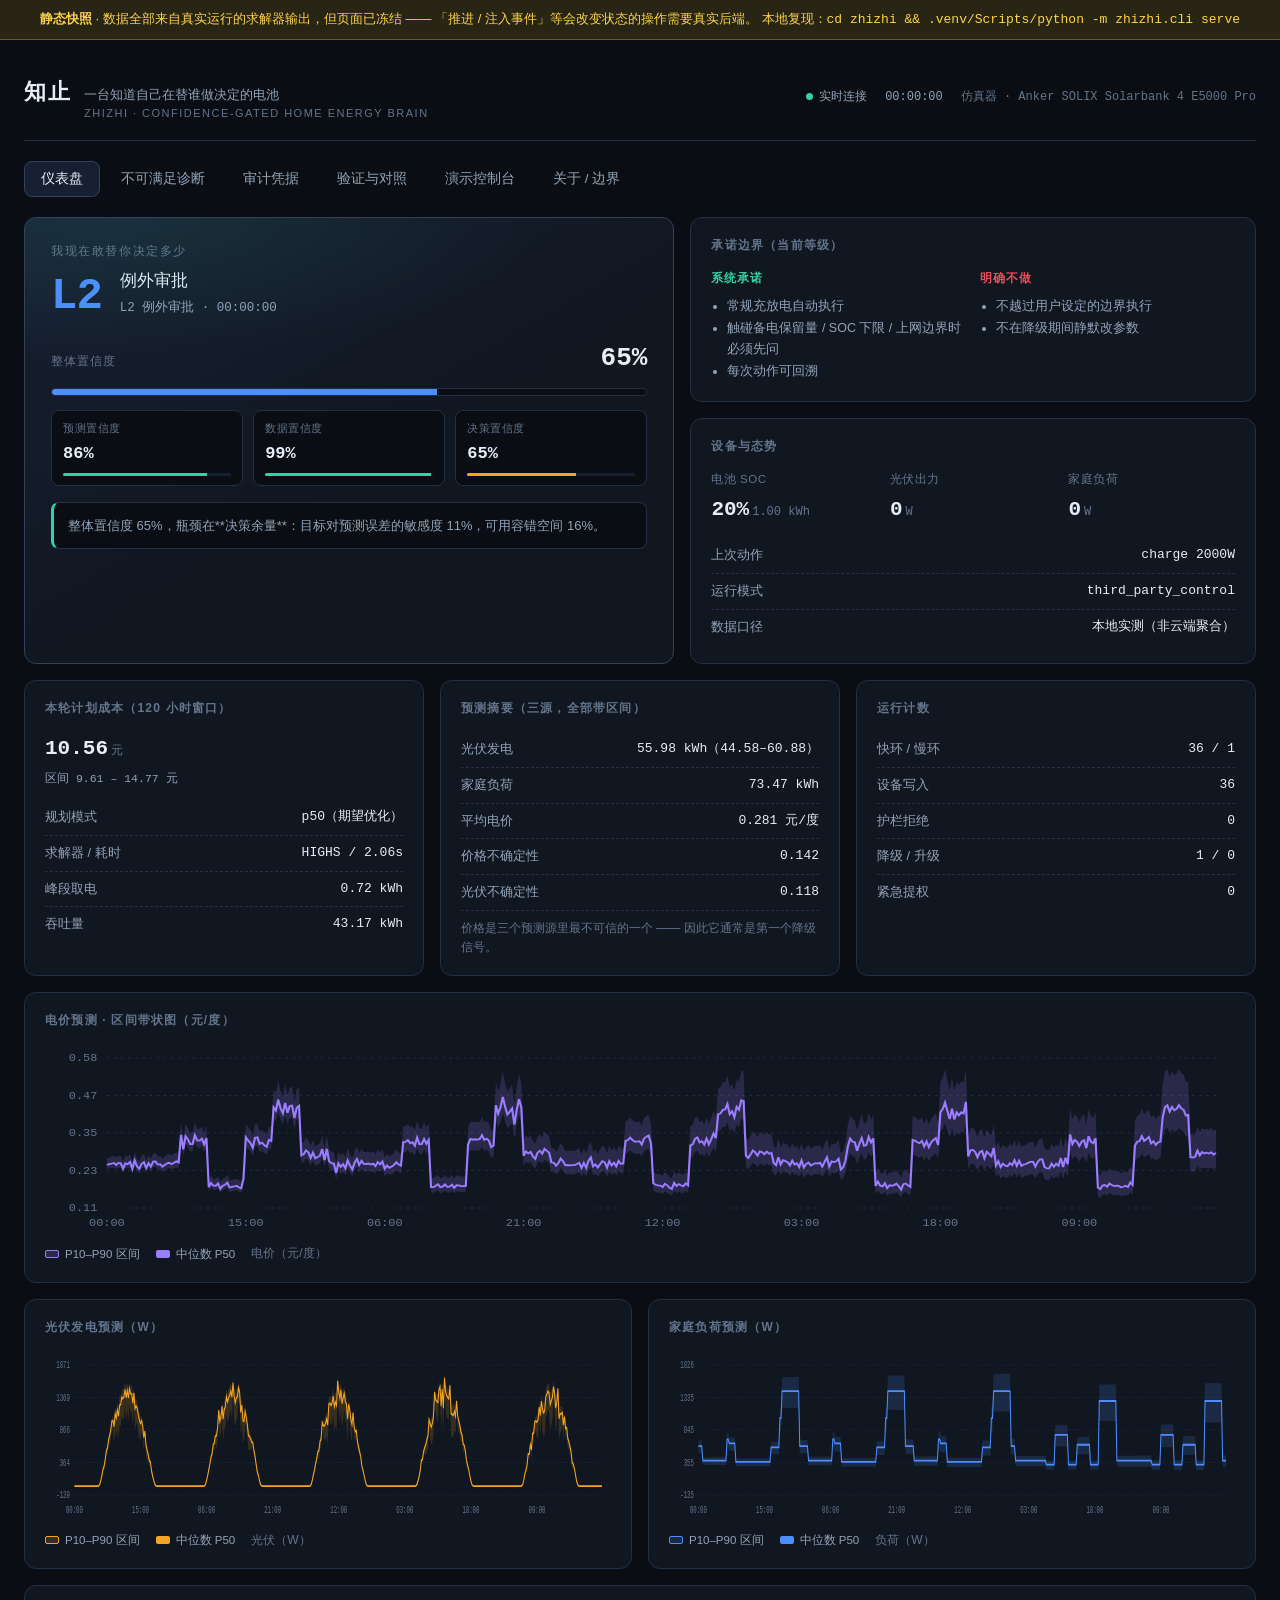
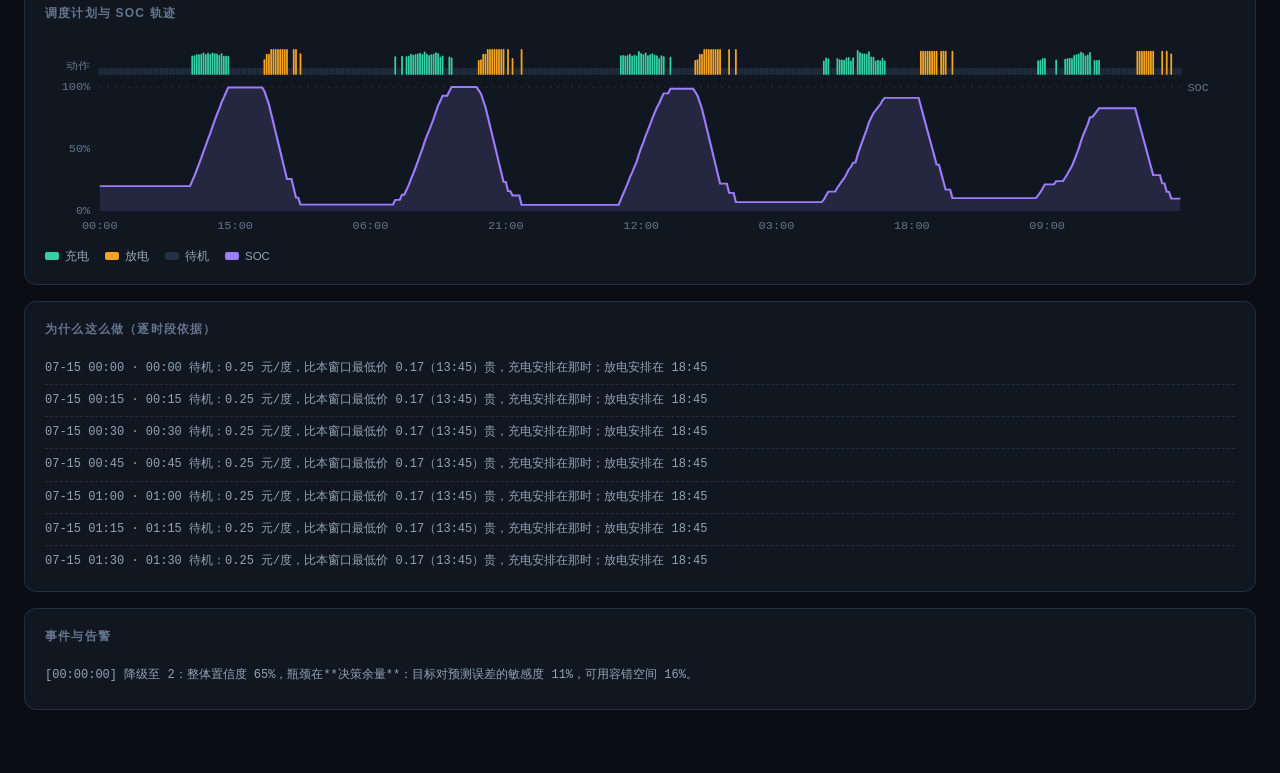
<file: system/index.html>
<!DOCTYPE html>
<html lang="zh-CN">
<head>
<meta charset="utf-8">
<meta name="viewport" content="width=device-width, initial-scale=1">
<title>知止 · 家庭能源大脑</title>
<link rel="stylesheet" href="./static/styles.css">
</head>
<body>

<div style="position:sticky;top:0;z-index:99;padding:9px 16px;font:13px/1.5 -apple-system,'PingFang SC','Microsoft YaHei',sans-serif;
            background:rgba(251,191,36,.13);border-bottom:1px solid rgba(251,191,36,.34);color:#fcd34d;text-align:center">
  <b>静态快照</b> · 数据全部来自真实运行的求解器输出，但页面已冻结 ——
  「推进 / 注入事件」等会改变状态的操作需要真实后端。
  本地复现：<code style="font-family:ui-monospace,Consolas,monospace">cd zhizhi &amp;&amp; .venv/Scripts/python -m zhizhi.cli serve</code>
</div>

<div class="app">

  <header class="topbar">
    <div class="brand">
      <h1>知止</h1>
      <div>
        <div class="sub">一台知道自己在替谁做决定的电池</div>
        <div class="en">Zhizhi · Confidence-Gated Home Energy Brain</div>
      </div>
    </div>
    <div class="topmeta">
      <span><span class="dot" id="conn-dot"></span><span id="conn-text">连接中…</span></span>
      <span id="clock">--:--:--</span>
      <span id="device-name" class="muted">—</span>
    </div>
  </header>

  <nav class="tabs">
    <button class="active" data-view="dash">仪表盘</button>
    <button data-view="diag">不可满足诊断</button>
    <button data-view="audit">审计凭据</button>
    <button data-view="verify">验证与对照</button>
    <button data-view="demo">演示控制台</button>
    <button data-view="about">关于 / 边界</button>
  </nav>

  <section class="view active" id="view-dash">
    <div class="grid hero">
      <div class="hero-card">
        <div class="hero-label">我现在敢替你决定多少</div>
        <div class="level-row">
          <div class="level-badge L3" id="level-badge">L3</div>
          <div>
            <div class="level-name" id="level-name">全托管</div>
            <div class="level-sub" id="level-sub">置信度 —</div>
          </div>
        </div>
        <div class="conf-meter">
          <div class="conf-head">
            <span class="lbl">整体置信度</span>
            <span class="val" id="conf-overall">—</span>
          </div>
          <div class="conf-bar"><i id="conf-bar-fill" style="width:0%;background:var(--accent)"></i></div>
          <div class="conf-parts">
            <div class="conf-part"><div class="k">预测置信度</div><div class="v" id="conf-forecast">—</div>
              <div class="bar"><i id="bar-forecast" style="width:0%"></i></div></div>
            <div class="conf-part"><div class="k">数据置信度</div><div class="v" id="conf-data">—</div>
              <div class="bar"><i id="bar-data" style="width:0%"></i></div></div>
            <div class="conf-part"><div class="k">决策置信度</div><div class="v" id="conf-decision">—</div>
              <div class="bar"><i id="bar-decision" style="width:0%"></i></div></div>
          </div>
        </div>
        <div class="explain-box" id="explain-box">等待数据…</div>
      </div>

      <div class="grid" style="grid-template-columns:1fr;gap:16px">
        <div class="card">
          <h2>承诺边界（当前等级）</h2>
          <div class="boundary">
            <div class="promise"><h4>系统承诺</h4><ul id="boundary-promises"><li>—</li></ul></div>
            <div class="refuse"><h4>明确不做</h4><ul id="boundary-refusals"><li>—</li></ul></div>
          </div>
        </div>
        <div class="card">
          <h2>设备与态势</h2>
          <div class="grid c3" style="gap:12px">
            <div class="metric"><span class="k">电池 SOC</span><span class="v" id="m-soc">—</span></div>
            <div class="metric"><span class="k">光伏出力</span><span class="v" id="m-pv">—<span class="u">W</span></span></div>
            <div class="metric"><span class="k">家庭负荷</span><span class="v" id="m-load">—<span class="u">W</span></span></div>
          </div>
          <div class="mt12">
            <div class="kv"><span class="k">上次动作</span><span class="v" id="m-action">—</span></div>
            <div class="kv"><span class="k">运行模式</span><span class="v" id="m-mode">—</span></div>
            <div class="kv"><span class="k">数据口径</span><span class="v" id="m-scope">本地实测（非云端聚合）</span></div>
          </div>
        </div>
      </div>
    </div>

    <div class="grid c3 mt16">
      <div class="card">
        <h2>本轮计划成本（120 小时窗口）</h2>
        <div class="metric">
          <span class="v" id="m-cost">—<span class="u">元</span></span>
          <span class="band" id="m-cost-band">区间 —</span>
        </div>
        <div class="mt12">
          <div class="kv"><span class="k">规划模式</span><span class="v" id="m-mode-plan">—</span></div>
          <div class="kv"><span class="k">求解器 / 耗时</span><span class="v" id="m-solver">—</span></div>
          <div class="kv"><span class="k">峰段取电</span><span class="v" id="m-peak">—</span></div>
          <div class="kv"><span class="k">吞吐量</span><span class="v" id="m-cycles">—</span></div>
        </div>
      </div>
      <div class="card">
        <h2>预测摘要（三源，全部带区间）</h2>
        <div class="kv"><span class="k">光伏发电</span><span class="v" id="f-pv">—</span></div>
        <div class="kv"><span class="k">家庭负荷</span><span class="v" id="f-load">—</span></div>
        <div class="kv"><span class="k">平均电价</span><span class="v" id="f-price">—</span></div>
        <div class="kv"><span class="k">价格不确定性</span><span class="v" id="f-priceunc">—</span></div>
        <div class="kv"><span class="k">光伏不确定性</span><span class="v" id="f-pvunc">—</span></div>
        <div class="mt8 muted">价格是三个预测源里最不可信的一个 —— 因此它通常是第一个降级信号。</div>
      </div>
      <div class="card">
        <h2>运行计数</h2>
        <div class="kv"><span class="k">快环 / 慢环</span><span class="v" id="c-loops">—</span></div>
        <div class="kv"><span class="k">设备写入</span><span class="v" id="c-writes">—</span></div>
        <div class="kv"><span class="k">护栏拒绝</span><span class="v" id="c-rejects">—</span></div>
        <div class="kv"><span class="k">降级 / 升级</span><span class="v" id="c-levels">—</span></div>
        <div class="kv"><span class="k">紧急提权</span><span class="v" id="c-emergency">—</span></div>
      </div>
    </div>

    <div class="card mt16">
      <h2>电价预测 · 区间带状图（元/度）</h2>
      <div class="chart-wrap" id="chart-price"></div>
    </div>

    <div class="grid c2 mt16">
      <div class="card"><h2>光伏发电预测（W）</h2><div class="chart-wrap" id="chart-pv"></div></div>
      <div class="card"><h2>家庭负荷预测（W）</h2><div class="chart-wrap" id="chart-load"></div></div>
    </div>

    <div class="card mt16">
      <h2>调度计划与 SOC 轨迹</h2>
      <div class="chart-wrap" id="chart-plan"></div>
    </div>

    <div class="card mt16">
      <h2>为什么这么做（逐时段依据）</h2>
      <div class="alerts" id="reason-list" style="max-height:220px"></div>
    </div>

    <div class="card mt16">
      <h2>事件与告警</h2>
      <div class="alerts" id="alert-list"></div>
    </div>
  </section>

  <section class="view" id="view-diag">
    <div class="card">
      <h2>不可满足诊断 —— 把「做不到」变成「这样做就行」</h2>
      <p class="muted">输入一个目标。若做不到，系统会给出<b>最小冲突集</b>与<b>可执行的替代方案</b>，而不是默默给你一个次优结果。</p>
      <div class="flex gap8 mt12">
        <input type="text" id="diag-input" value="明天全天不用电网的电" placeholder="例如：明天全天不用电网的电">
        <button class="btn primary" id="diag-run" style="white-space:nowrap">诊断</button>
      </div>
      <div class="btn-row mt12">
        <button class="btn" data-diag="明天全天不用电网的电">全天不用电网</button>
        <button class="btn" data-diag="明天电价不超过 0.20 元/度">电价不超过 0.20</button>
        <button class="btn" data-diag="至少保留 60% 备电，且全天不用电网的电">备电 60% + 零电网</button>
      </div>
    </div>
    <div id="diag-result" class="mt16"></div>
  </section>

  <section class="view" id="view-audit">
    <div class="grid c3">
      <div class="card">
        <h2>哈希链校验</h2>
        <div class="kv"><span class="k">等级变更链</span><span class="v" id="chain-level">—</span></div>
        <div class="kv"><span class="k">决策记录链</span><span class="v" id="chain-record">—</span></div>
        <div class="kv"><span class="k">凭据总数</span><span class="v" id="chain-total">—</span></div>
        <div class="btn-row mt12">
          <button class="btn primary" id="verify-btn">一键校验</button>
          <button class="btn danger" id="tamper-btn">篡改检测演示</button>
        </div>
        <div class="mt12 muted">我们说的是 <b>tamper-evident（防篡改可检测）</b>，不是「不可篡改」 ——
          房主有 root 权限，物理上可以改写本地文件；承诺的是「改写会留下可检测的痕迹」。</div>
      </div>
      <div class="card" style="grid-column: span 2">
        <h2>等级变更凭据（append-only）</h2>
        <div class="alerts" id="level-changes" style="max-height:420px"></div>
      </div>
    </div>
  </section>

  <section class="view" id="view-verify">
    <div class="grid c2">
      <div class="card">
        <h2>校准度（目标覆盖率 80%）</h2>
        <div class="btn-row"><button class="btn" id="calib-btn">跑校准度研究</button></div>
        <div id="calib-result" class="mt12"></div>
      </div>
      <div class="card">
        <h2>怎么读</h2>
        <p class="muted">同时公布<b>覆盖率</b>、<b>锐度</b>与<b>区间分数（Winkler）</b>。
          只看覆盖率可以靠「把区间拉宽」刷过，但拉宽区间会推高降级率、降低自主性 ——
          <b>在本系统里刷分会自伤</b>。</p>
        <p class="muted">校准器是<b>在线自适应</b>的（自适应保形推断）：漏盖就放大区间，盖太宽就收紧。</p>
      </div>
    </div>
    <div class="card mt16">
      <h2>S0 / S1 / S2 基线对照</h2>
      <div class="btn-row"><button class="btn" id="baseline-btn">跑基线对照</button></div>
      <div id="baseline-result" class="mt12"></div>
    </div>
  </section>

  <section class="view" id="view-demo">
    <div class="grid c3">
      <div class="demo-act"><h4>幕一 · 套利者</h4><p>傍晚电价涨三倍。凌晨/午间充满，晚高峰放出来。</p>
        <button class="btn primary" data-act="1">运行幕一</button></div>
      <div class="demo-act"><h4>幕二 · 会攒钱的电池</h4><p>连阴三天。今天该放多少，还是留给后天？</p>
        <button class="btn primary" data-act="2">运行幕二</button></div>
      <div class="demo-act"><h4>幕三 · 守护者</h4><p>台风预警。秒级响应 + 备电续航（带区间）+ 主动降级。</p>
        <button class="btn primary" data-act="3">运行幕三</button></div>
    </div>

    <div class="card mt16">
      <h2>场景注入（实时影响正在运行的系统）</h2>
      <div class="btn-row">
        <button class="btn" data-event="price_spike">电价飙升</button>
        <button class="btn" data-event="price_volatility">价格波动加剧</button>
        <button class="btn" data-event="overcast_multi_day">连阴三天</button>
        <button class="btn" data-event="typhoon_warning">台风预警</button>
        <button class="btn" data-event="sensor_fault">传感器故障</button>
        <button class="btn" data-event="grid_outage">模拟停电</button>
        <button class="btn" data-event="grid_restored">并网恢复</button>
        <button class="btn primary" data-event="recovery">场景恢复</button>
      </div>
      <div class="btn-row mt12">
        <button class="btn" id="advance-15">推进 15 分钟</button>
        <button class="btn" id="advance-60">推进 1 小时</button>
      </div>
      <div class="mt12"><div class="kv"><span class="k">当前场景</span><span class="v" id="demo-scenario">—</span></div></div>
    </div>

    <div class="card mt16">
      <h2>自然语言目标（编译为约束）</h2>
      <div class="flex gap8">
        <input type="text" id="goal-input" value="尽量省钱，台风天要保住冰箱" placeholder="例如：明天全天不用电网的电">
        <button class="btn primary" id="goal-btn" style="white-space:nowrap">编译</button>
      </div>
      <pre class="console mt12" id="goal-result">等待输入…</pre>
    </div>

    <div class="card mt16">
      <h2>执行记录</h2>
      <pre class="console" id="demo-console">选择上方任意一幕运行。</pre>
    </div>
  </section>

  <section class="view" id="view-about">
    <div class="grid c2">
      <div class="card">
        <h2>物理边界（主动写清）</h2>
        <div class="kv"><span class="k">设备状态回读</span><span class="v">Modbus TCP 约 5 秒轮询</span></div>
        <div class="kv"><span class="k">快环（决策+护栏+下发）</span><span class="v">毫秒级</span></div>
        <div class="kv"><span class="k">慢环（MILP 重规划）</span><span class="v">约 1–2 秒，不在关键路径</span></div>
        <div class="kv"><span class="k">端到端闭环</span><span class="v">约 5–10 秒（受轮询限制）</span></div>
        <div class="kv"><span class="k">写入步长 / 死区 / 最小动作</span><span class="v">10W / 30W / 120W</span></div>
        <div class="kv"><span class="k">最小写入间隔</span><span class="v">10 秒</span></div>
        <div class="mt12 muted">我们说的是「<b>事件级秒响应</b>」，比传统 15 分钟周期调度快约两个数量级 ——
          <b>不是</b>「毫秒级实时控制」。</div>
      </div>
      <div class="card"><h2>设备支持清单</h2><div id="device-support">加载中…</div></div>
    </div>

    <div class="card mt16">
      <h2>Modbus 寄存器映射（真机路径的证据）</h2>
      <div class="btn-row"><button class="btn" id="modbus-btn">查看 dry-run 报文</button></div>
      <pre class="console mt12" id="modbus-result">点击上方按钮生成。</pre>
    </div>

    <div class="card mt16">
      <h2>我们主动不声称的东西</h2>
      <div class="muted" style="line-height:1.9">
        ❌ 不是「我们提出 LLM 不应直接控制能源设备」 —— 2026 年已是领域共识（arXiv:2607.04569）<br>
        ❌ 不是「我们提出给家庭能源做自主性分级」 —— SEPA/Powerley (2019) 与 Sigenergy EIL (2026-05) 已提出<br>
        ❌ 不是「我们做 What-if 沙盒 / 回本测算」 —— Predbat 已完整落地<br>
        ❌ 不是「编译器范式」 —— 该隐喻在数据中心、6G、嵌入式领域已有先例<br>
        <br>
        <b>我们的创新在于</b>：把「系统自评置信度」做成<b>运行时自主等级的判据</b>，
        并配上<b>等级切换审计</b>与<b>责任矩阵</b>。这三条经检索确认在家庭能源领域无先例。
      </div>
    </div>
  </section>

</div>
<script type="module" src="./static/static-shim.js"></script>
<script type="module" src="./static/app.js"></script>
</body>
</html>
</file>
<file: system/static/styles.css>
/* ==================================================================================
   知止 · 设计系统
   主视觉不是"电量百分比"，而是"我敢替你决定多少"（授权等级 + 置信度）。
   ================================================================================== */

:root {
  --bg: #0a0e14;
  --bg-elev: #111721;
  --bg-elev-2: #172033;
  --border: #232f42;
  --border-strong: #33415a;

  --text: #e6edf6;
  --text-dim: #93a3b8;
  --text-faint: #64748b;

  --accent: #35d0a5;
  --accent-dim: #1f8f70;
  --warn: #f5a524;
  --danger: #f04d5a;
  --info: #4c8dff;
  --violet: #9b7dff;

  --l0: #f04d5a;
  --l1: #f5a524;
  --l2: #4c8dff;
  --l3: #35d0a5;

  --radius: 12px;
  --radius-sm: 8px;
  --mono: ui-monospace, SFMono-Regular, "SF Mono", Menlo, Consolas, monospace;
  --sans: -apple-system, BlinkMacSystemFont, "Segoe UI", "PingFang SC",
          "Hiragino Sans GB", "Microsoft YaHei", sans-serif;
}

* { box-sizing: border-box; }

html, body {
  margin: 0; padding: 0;
  background: var(--bg);
  color: var(--text);
  font-family: var(--sans);
  font-size: 14px;
  line-height: 1.6;
  -webkit-font-smoothing: antialiased;
}

.app { max-width: 1440px; margin: 0 auto; padding: 20px 24px 64px; }

header.topbar {
  display: flex; align-items: center; justify-content: space-between;
  gap: 16px; padding: 14px 0 18px;
  border-bottom: 1px solid var(--border);
  margin-bottom: 20px;
  flex-wrap: wrap;
}

.brand { display: flex; align-items: baseline; gap: 12px; }
.brand h1 { font-size: 22px; margin: 0; letter-spacing: 2px; font-weight: 600; }
.brand .sub { color: var(--text-dim); font-size: 12.5px; }
.brand .en { color: var(--text-faint); font-size: 11px; letter-spacing: 1.5px; text-transform: uppercase; }

.topmeta { display: flex; align-items: center; gap: 18px; font-family: var(--mono); font-size: 12px; color: var(--text-dim); }
.dot { display: inline-block; width: 7px; height: 7px; border-radius: 50%; background: var(--accent); margin-right: 6px; }
.dot.off { background: var(--danger); }

nav.tabs { display: flex; gap: 4px; margin-bottom: 20px; flex-wrap: wrap; }
nav.tabs button {
  background: transparent; border: 1px solid transparent; color: var(--text-dim);
  padding: 8px 16px; border-radius: var(--radius-sm); cursor: pointer;
  font-size: 13.5px; font-family: var(--sans); transition: all .15s;
}
nav.tabs button:hover { color: var(--text); background: var(--bg-elev); }
nav.tabs button.active {
  color: var(--text); background: var(--bg-elev-2);
  border-color: var(--border-strong); font-weight: 500;
}

.view { display: none; }
.view.active { display: block; animation: fade .18s ease; }
@keyframes fade { from { opacity: 0; transform: translateY(3px); } to { opacity: 1; transform: none; } }

.grid { display: grid; gap: 16px; }
.grid.c2 { grid-template-columns: repeat(2, minmax(0, 1fr)); }
.grid.c3 { grid-template-columns: repeat(3, minmax(0, 1fr)); }
.grid.c4 { grid-template-columns: repeat(4, minmax(0, 1fr)); }
.grid.hero { grid-template-columns: 1.15fr 1fr; }
@media (max-width: 1080px) { .grid.c3, .grid.c4, .grid.hero, .grid.c2 { grid-template-columns: 1fr; } }

.card {
  background: var(--bg-elev);
  border: 1px solid var(--border);
  border-radius: var(--radius);
  padding: 18px 20px;
}
.card.tight { padding: 14px 16px; }
.card h2 {
  font-size: 12px; text-transform: uppercase; letter-spacing: 1.2px;
  color: var(--text-faint); margin: 0 0 14px; font-weight: 600;
}
.card h3 { font-size: 15px; margin: 0 0 10px; font-weight: 600; }

.hero-card {
  background: linear-gradient(150deg, var(--bg-elev-2) 0%, var(--bg-elev) 55%);
  border: 1px solid var(--border-strong);
  border-radius: var(--radius);
  padding: 24px 26px;
  position: relative;
  overflow: hidden;
}
.hero-card::after {
  content: ''; position: absolute; inset: 0;
  background: radial-gradient(600px 200px at 15% 0%, rgba(53, 208, 165, .10), transparent 70%);
  pointer-events: none;
}

.hero-label {
  font-size: 12px; letter-spacing: 1.6px; text-transform: uppercase;
  color: var(--text-faint); margin-bottom: 6px;
}

.level-row { display: flex; align-items: flex-end; gap: 18px; flex-wrap: wrap; }
.level-badge {
  font-size: 44px; font-weight: 700; line-height: 1;
  font-family: var(--mono); letter-spacing: -1px;
  transition: color .3s;
}
.level-badge.L0 { color: var(--l0); }
.level-badge.L1 { color: var(--l1); }
.level-badge.L2 { color: var(--l2); }
.level-badge.L3 { color: var(--l3); }
.level-name { font-size: 17px; color: var(--text); font-weight: 500; margin-bottom: 4px; }
.level-sub { font-size: 12.5px; color: var(--text-dim); font-family: var(--mono); }

.conf-meter { margin-top: 20px; }
.conf-head { display: flex; justify-content: space-between; align-items: baseline; margin-bottom: 8px; }
.conf-head .val { font-family: var(--mono); font-size: 26px; font-weight: 600; }
.conf-head .lbl { font-size: 12px; color: var(--text-faint); letter-spacing: 1px; text-transform: uppercase; }

.conf-bar { height: 8px; background: var(--bg); border-radius: 4px; overflow: hidden; border: 1px solid var(--border); }
.conf-bar > i { display: block; height: 100%; transition: width .4s ease, background .3s; }

.conf-parts { display: grid; grid-template-columns: repeat(3, 1fr); gap: 10px; margin-top: 14px; }
.conf-part { background: var(--bg); border: 1px solid var(--border); border-radius: var(--radius-sm); padding: 9px 11px; }
.conf-part .k { font-size: 11px; color: var(--text-faint); letter-spacing: .5px; }
.conf-part .v { font-family: var(--mono); font-size: 17px; font-weight: 600; margin-top: 2px; }
.conf-part .bar { height: 3px; background: var(--bg-elev-2); border-radius: 2px; margin-top: 6px; overflow: hidden; }
.conf-part .bar > i { display: block; height: 100%; background: var(--accent); }

.explain-box {
  margin-top: 16px; padding: 12px 14px; background: var(--bg);
  border: 1px solid var(--border); border-left: 3px solid var(--accent);
  border-radius: var(--radius-sm); font-size: 13px; color: var(--text-dim); line-height: 1.65;
}
.explain-box strong { color: var(--text); font-weight: 600; }

.boundary { display: grid; grid-template-columns: 1fr 1fr; gap: 14px; margin-top: 4px; }
.boundary h4 { font-size: 11.5px; letter-spacing: 1px; text-transform: uppercase; margin: 0 0 8px; }
.boundary .promise h4 { color: var(--accent); }
.boundary .refuse h4 { color: var(--danger); }
.boundary ul { margin: 0; padding-left: 16px; color: var(--text-dim); font-size: 12.5px; line-height: 1.75; }

.metric { display: flex; flex-direction: column; gap: 4px; }
.metric .k { font-size: 11.5px; color: var(--text-faint); letter-spacing: .5px; }
.metric .v { font-family: var(--mono); font-size: 21px; font-weight: 600; }
.metric .u { font-size: 12px; color: var(--text-faint); font-weight: 400; margin-left: 3px; }
.metric .band { font-family: var(--mono); font-size: 11.5px; color: var(--text-dim); }

.kv { display: flex; justify-content: space-between; gap: 12px; padding: 7px 0; border-bottom: 1px dashed var(--border); font-size: 13px; }
.kv:last-child { border-bottom: none; }
.kv .k { color: var(--text-dim); }
.kv .v { font-family: var(--mono); color: var(--text); }

.badge {
  display: inline-block; padding: 2px 9px; border-radius: 20px;
  font-size: 11.5px; font-family: var(--mono); border: 1px solid var(--border-strong);
  color: var(--text-dim); background: var(--bg);
}
.badge.ok { color: var(--accent); border-color: var(--accent-dim); background: rgba(53,208,165,.08); }
.badge.warn { color: var(--warn); border-color: rgba(245,165,36,.4); background: rgba(245,165,36,.08); }
.badge.bad { color: var(--danger); border-color: rgba(240,77,90,.4); background: rgba(240,77,90,.08); }
.badge.info { color: var(--info); border-color: rgba(76,141,255,.4); background: rgba(76,141,255,.08); }

table.tbl { width: 100%; border-collapse: collapse; font-size: 12.5px; }
table.tbl th {
  text-align: left; padding: 9px 10px; color: var(--text-faint);
  font-size: 11px; letter-spacing: .8px; text-transform: uppercase;
  border-bottom: 1px solid var(--border); font-weight: 600;
}
table.tbl td { padding: 9px 10px; border-bottom: 1px solid var(--border); font-family: var(--mono); }
table.tbl tr:last-child td { border-bottom: none; }
table.tbl tr:hover td { background: var(--bg-elev-2); }
table.tbl td.num { text-align: right; }
table.tbl .name { font-family: var(--sans); }

.chart-wrap { position: relative; width: 100%; }
.chart-wrap svg { display: block; width: 100%; height: auto; }
.legend { display: flex; gap: 16px; flex-wrap: wrap; margin-top: 10px; font-size: 11.5px; color: var(--text-dim); }
.legend span { display: inline-flex; align-items: center; gap: 6px; }
.legend i { width: 14px; height: 8px; border-radius: 2px; display: inline-block; }

.axis-label { font-size: 10px; fill: var(--text-faint); font-family: var(--mono); }
.gridline { stroke: var(--border); stroke-width: 1; stroke-dasharray: 2 4; }
.series-line { fill: none; stroke-width: 1.8; }

input[type="text"], select {
  background: var(--bg); border: 1px solid var(--border-strong); color: var(--text);
  padding: 9px 12px; border-radius: var(--radius-sm); font-size: 13.5px;
  font-family: var(--sans); width: 100%;
}
input[type="text"]:focus, select:focus { outline: none; border-color: var(--accent-dim); }

button.btn {
  background: var(--bg-elev-2); border: 1px solid var(--border-strong); color: var(--text);
  padding: 9px 16px; border-radius: var(--radius-sm); cursor: pointer;
  font-size: 13px; font-family: var(--sans); transition: all .15s;
}
button.btn:hover { border-color: var(--accent-dim); color: var(--accent); }
button.btn.primary { background: var(--accent-dim); border-color: var(--accent); color: #04140f; font-weight: 600; }
button.btn.primary:hover { background: var(--accent); color: #04140f; }
button.btn.danger:hover { border-color: var(--danger); color: var(--danger); }
button.btn:disabled { opacity: .5; cursor: not-allowed; }

.btn-row { display: flex; gap: 8px; flex-wrap: wrap; }

.alerts { max-height: 260px; overflow-y: auto; font-family: var(--mono); font-size: 12px; }
.alerts .row { padding: 6px 0; border-bottom: 1px dashed var(--border); color: var(--text-dim); }
.alerts .row:last-child { border-bottom: none; }

.chain { font-family: var(--mono); font-size: 11.5px; color: var(--text-faint); word-break: break-all; }
.hash { color: var(--violet); }

.diag-card {
  border: 1px solid rgba(245, 165, 36, .35);
  background: linear-gradient(180deg, rgba(245,165,36,.07), transparent 60%);
  border-radius: var(--radius); padding: 20px 22px;
}
.diag-card.ok { border-color: rgba(53,208,165,.35); background: linear-gradient(180deg, rgba(53,208,165,.07), transparent 60%); }
.diag-title { font-size: 16px; font-weight: 600; margin-bottom: 12px; }
.diag-conflict { font-family: var(--mono); font-size: 13px; color: var(--warn); padding: 10px 12px; background: var(--bg); border-radius: var(--radius-sm); margin-bottom: 14px; }
.diag-narr { font-size: 13.5px; color: var(--text-dim); line-height: 1.75; margin-bottom: 16px; }
.alt { border: 1px solid var(--border); border-radius: var(--radius-sm); padding: 12px 14px; margin-bottom: 10px; background: var(--bg); }
.alt .name { font-weight: 600; font-size: 13.5px; margin-bottom: 5px; color: var(--accent); }
.alt .desc { font-size: 12.5px; color: var(--text-dim); line-height: 1.65; }
.alt .cost { font-family: var(--mono); font-size: 11.5px; color: var(--text-faint); margin-top: 6px; }

.demo-act { border: 1px solid var(--border); border-radius: var(--radius-sm); padding: 14px 16px; background: var(--bg); }
.demo-act h4 { margin: 0 0 6px; font-size: 14px; }
.demo-act p { margin: 0 0 10px; font-size: 12.5px; color: var(--text-dim); }

pre.console {
  background: var(--bg); border: 1px solid var(--border); border-radius: var(--radius-sm);
  padding: 12px 14px; font-family: var(--mono); font-size: 11.5px; color: var(--text-dim);
  max-height: 320px; overflow: auto; white-space: pre-wrap; word-break: break-word; margin: 0;
}

.muted { color: var(--text-faint); font-size: 12px; }
.mono { font-family: var(--mono); }
.right { text-align: right; }
.mt8 { margin-top: 8px; } .mt12 { margin-top: 12px; } .mt16 { margin-top: 16px; } .mt20 { margin-top: 20px; }
.flex { display: flex; } .between { justify-content: space-between; } .center { align-items: center; }
.gap8 { gap: 8px; } .gap12 { gap: 12px; }
.spinner { display: inline-block; width: 13px; height: 13px; border: 2px solid var(--border-strong); border-top-color: var(--accent); border-radius: 50%; animation: spin .7s linear infinite; vertical-align: -2px; }
@keyframes spin { to { transform: rotate(360deg); } }
</file>
